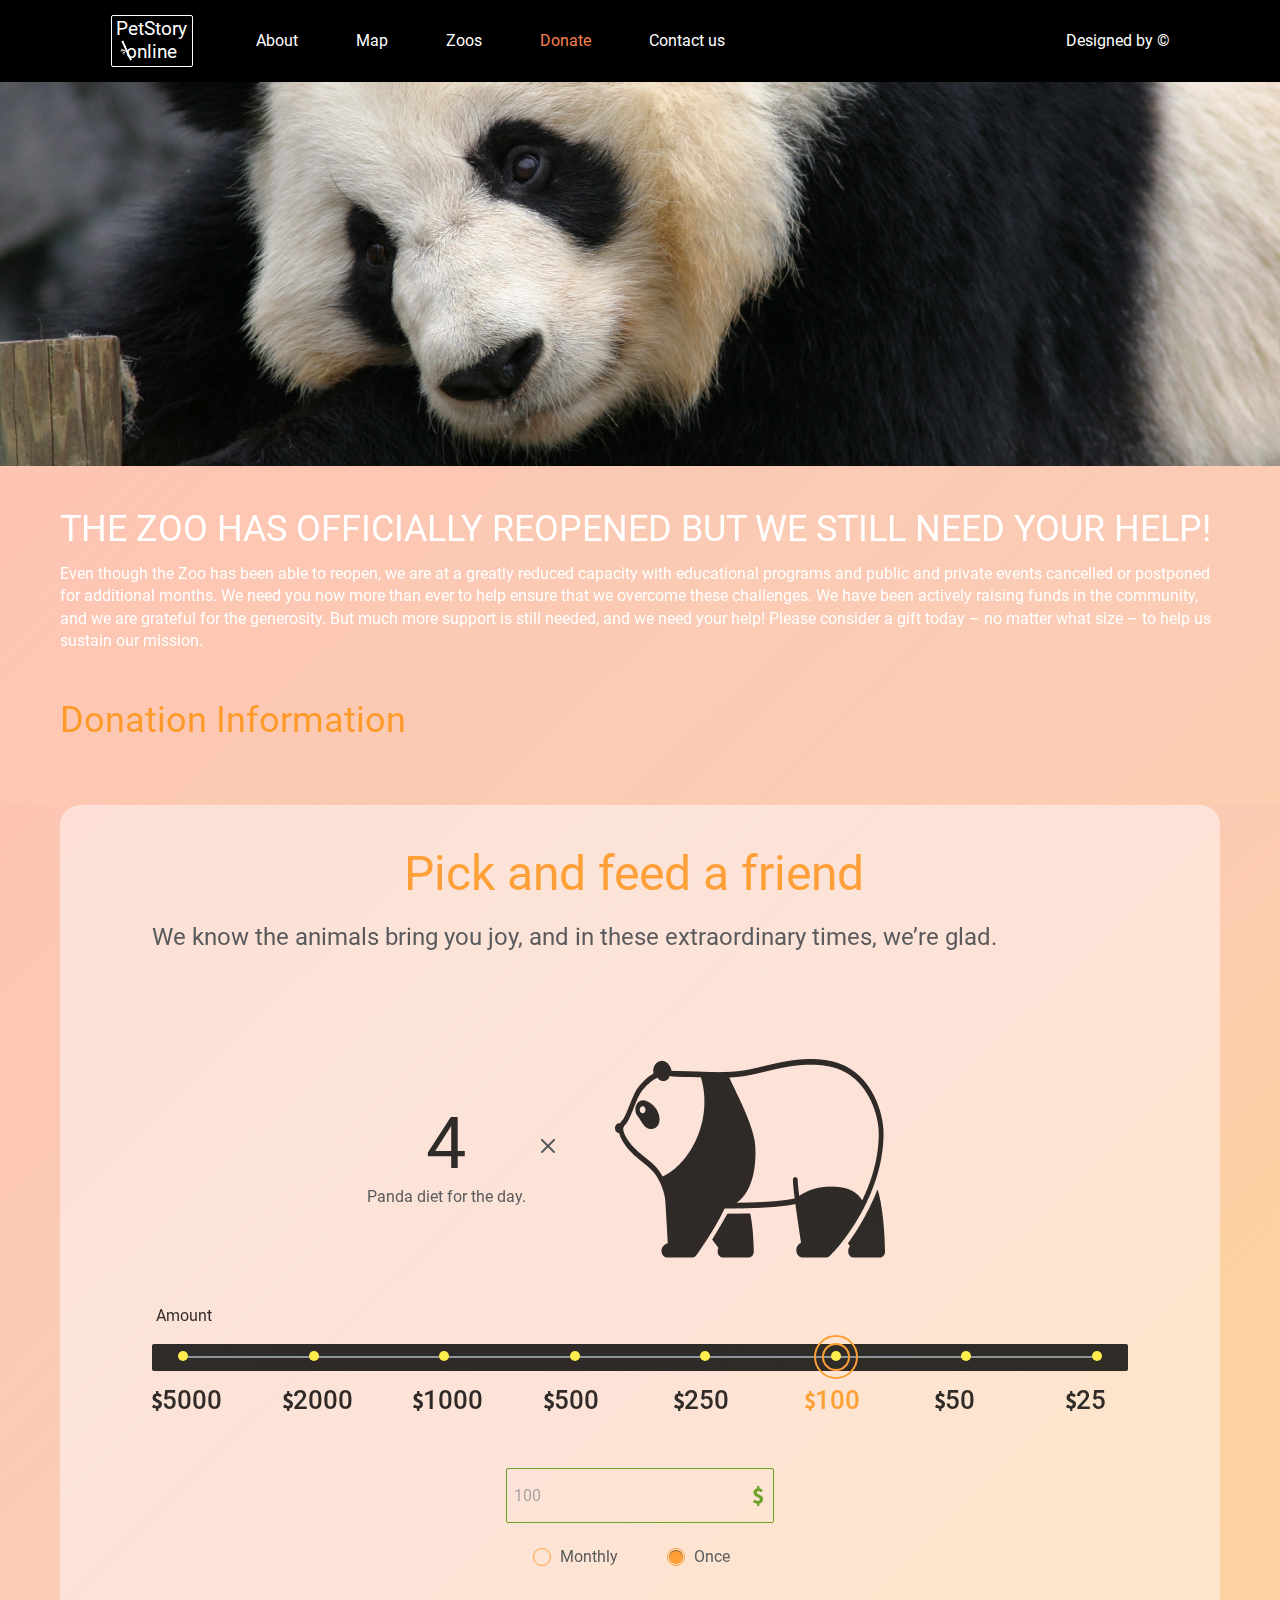
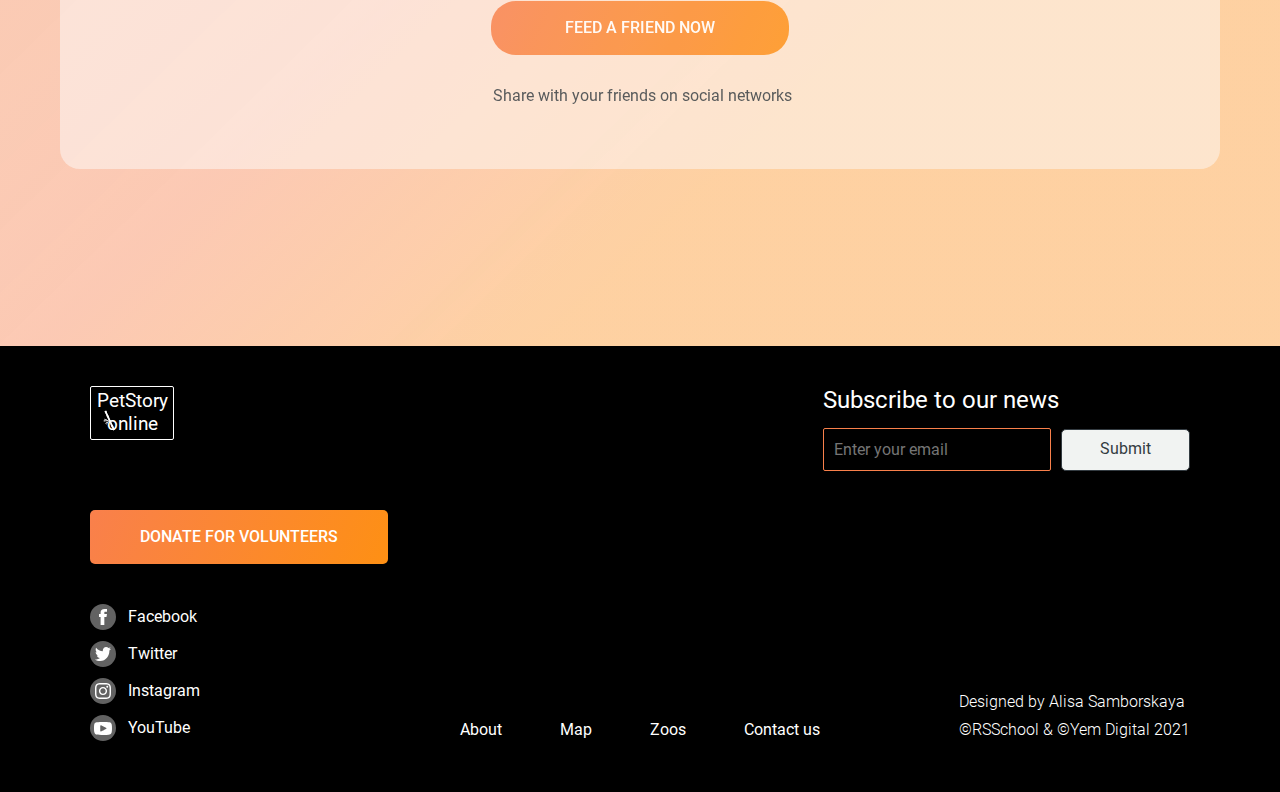
<file: online-zoo/pages/donate/index.html>
<!DOCTYPE html>
<html lang="en">
<head>
    <meta charset="UTF-8">
    <meta http-equiv="X-UA-Compatible" content="IE=edge">
    <meta name="viewport" content="width=device-width, initial-scale=1.0">
    <title>Donate</title>
    <link rel="stylesheet" href="./styles/style.css">
</head>
<body>
    <header id="header" class="header-wrapper">
        <div class="header-container">
            <div class="nav-logo-container">
                <a href="../main/index.html" class="logo">
                    <img src="../../assets/icons/bamboo.svg" alt="bamboo" class="logo-img">
                    <h1>PetStory online</h1>
                </a>
                <nav>
                    <ul class="navigation">
                        <li><a href="../main/index.html">About</a></li>
                        <li><a href="#">Map</a></li>
                        <li><a href="#">Zoos</a></li>
                        <li class="activ-link"><a href="../donate/index.html">Donate</a></li>
                        <li><a href="#footer">Contact us</a></li>
                    </ul>
                </nav>
            </div>  
            <a class="origin-link" href="https://www.figma.com/file/jfEFwkXVj1WRq7sUHDr8os/PetStory-online?node-id=0%3A1" target="blank">Designed by &#169</a>
            <div class="burger-menu">
                <span></span>
                <span></span>
                <span></span>
            </div>
        </div>
        <div class="background-dark"></div>
        <div class="burger-menu-container">
            <a href="#/pages/main/index.htm" class="logo">
                <img src="../../assets/icons/bamboo-orange.svg" alt="bamboo" class="logo-img">
                <h1>PetStory online</h1>
            </a>
            <ul class="navigation">
                <li><a href="../main/index.html">About</a></li>
                <li><a href="#">Map</a></li>
                <li><a href="#">Zoos</a></li>
                <li><a href="../donate/index.html">Donate</a></li>
                <li><a href="#footer">Contact us</a></li>
                <li><a class="origin-link" href="https://www.figma.com/file/jfEFwkXVj1WRq7sUHDr8os/PetStory-online?node-id=0%3A1" target="blank">Designed by &#169</a></li>
            </ul>
        </div>
    </header>
    <main>
        <div class="panda-background"></div>
        <div class="donate-all-wrapper">
            <section class="donate-description">
                <h3>THE ZOO HAS OFFICIALLY REOPENED BUT WE STILL NEED YOUR HELP!</h3>
                <p>Even though the Zoo has been able to reopen, we are at a greatly reduced capacity with educational programs and public and private events cancelled or postponed for additional months. We need you now more than ever to help ensure that we overcome these challenges. We have been actively raising funds in the community, and we are grateful for the generosity.  But much more support is still needed, and we need your help! Please consider a gift today &ndash; no matter what size &ndash; to help us sustain our mission.</p>
            </section>
            <section class="donation-information">
                <h3>Donation Information</h3>
            </section>
            <section class="donate-wrapper">
                <div class="donate-container-blur">
                    <div class="donate-container">
                        <h2 class="donate-title">Pick and feed a friend</h2>
                        <p class="donate-text">We know the animals bring you joy, and in these extraordinary times, we&rsquo;re glad.</p>
                        <div class="donate-sketch">
                            <div class="donate-sketch-info">
                                <p class="donate-sketch-amount">4</p>
                                <p class="donate-sketch-text">Panda diet for the day.</p>
                            </div>
                            <div class="donate-sketch-multiply">
                                <img class="cross" src="../../assets/icons/multiple.svg" alt="donate">
                            </div>
                            <div>
                                <img class="icon" src="../../assets/icons/panda_widget1.png" alt="panda">
                            </div>
                        </div>
                        <div class="donate-select-container">
                            <p class="donate-select-title">Amount</p>
                            <form action="#" class="donate-form">
                                <div class="donate-radio-container">
                                    <label class="amount-item">
                                        <input class="amount-item-radio" type="radio" name="amount" value="5000">
                                        <div class="amount-item-dot">
                                        </div>
                                        <div class="amount">
                                            <svg class="dollar" width="10" height="20" viewBox="0 0 10 20" xmlns="http://www.w3.org/2000/svg">
                                                <path d="M8.07792 6.25974C7.66234 5.87013 7.24675 5.58442 6.85714 5.37662C6.46753 5.19481 6.02597 5.09091 5.53247 5.09091C4.96104 5.09091 4.54545 5.22078 4.25974 5.45455C3.97403 5.68831 3.81818 6.07792 3.81818 6.5974C3.81818 6.96104 3.97403 7.2987 4.28571 7.53247C4.5974 7.79221 4.96104 8.02597 5.42857 8.25974C5.8961 8.49351 6.38961 8.72727 6.90909 8.98701C7.42857 9.24675 7.92208 9.53247 8.38961 9.8961C8.85714 10.2597 9.22078 10.6753 9.53247 11.1948C9.84416 11.7143 10 12.3377 10 13.0649C10 14.1818 9.68831 15.1429 9.09091 15.9481C8.49351 16.7532 7.55844 17.2727 6.36364 17.5584V20H4.1039V17.6623C3.42857 17.5844 2.7013 17.4026 1.94805 17.0909C1.19481 16.7792 0.545455 16.3896 0 15.8961L1.50649 13.5844C2.1039 14.026 2.67532 14.3636 3.19481 14.5974C3.74026 14.8312 4.28571 14.9351 4.83117 14.9351C5.48052 14.9351 5.97403 14.8052 6.25974 14.5455C6.57143 14.2857 6.72727 13.8701 6.72727 13.3247C6.72727 12.9091 6.57143 12.5714 6.25974 12.2857C5.94805 12 5.58442 11.7403 5.11688 11.4805C4.64935 11.2208 4.15584 10.961 3.63636 10.7013C3.11688 10.4416 2.62338 10.1299 2.15584 9.76623C1.68831 9.4026 1.32468 8.98701 1.01299 8.49351C0.701299 8 0.545455 7.42857 0.545455 6.72727C0.545455 5.58442 0.857143 4.62338 1.48052 3.87013C2.1039 3.11688 2.98701 2.62338 4.07792 2.41558V0H6.33766V2.36364C7.09091 2.46753 7.74026 2.7013 8.31169 3.03896C8.88312 3.37662 9.37662 3.79221 9.84416 4.28571L8.07792 6.25974Z" />
                                            </svg>
                                            <span>5000</span>
                                        </div>
                                    </label>
                                    <label class="amount-item">
                                        <input class="amount-item-radio" type="radio" name="amount"  value="2000">
                                        <div class="amount-item-dot"></div>
                                        <div class="amount">
                                            <svg class="dollar" width="10" height="20" viewBox="0 0 10 20" xmlns="http://www.w3.org/2000/svg">
                                                <path d="M8.07792 6.25974C7.66234 5.87013 7.24675 5.58442 6.85714 5.37662C6.46753 5.19481 6.02597 5.09091 5.53247 5.09091C4.96104 5.09091 4.54545 5.22078 4.25974 5.45455C3.97403 5.68831 3.81818 6.07792 3.81818 6.5974C3.81818 6.96104 3.97403 7.2987 4.28571 7.53247C4.5974 7.79221 4.96104 8.02597 5.42857 8.25974C5.8961 8.49351 6.38961 8.72727 6.90909 8.98701C7.42857 9.24675 7.92208 9.53247 8.38961 9.8961C8.85714 10.2597 9.22078 10.6753 9.53247 11.1948C9.84416 11.7143 10 12.3377 10 13.0649C10 14.1818 9.68831 15.1429 9.09091 15.9481C8.49351 16.7532 7.55844 17.2727 6.36364 17.5584V20H4.1039V17.6623C3.42857 17.5844 2.7013 17.4026 1.94805 17.0909C1.19481 16.7792 0.545455 16.3896 0 15.8961L1.50649 13.5844C2.1039 14.026 2.67532 14.3636 3.19481 14.5974C3.74026 14.8312 4.28571 14.9351 4.83117 14.9351C5.48052 14.9351 5.97403 14.8052 6.25974 14.5455C6.57143 14.2857 6.72727 13.8701 6.72727 13.3247C6.72727 12.9091 6.57143 12.5714 6.25974 12.2857C5.94805 12 5.58442 11.7403 5.11688 11.4805C4.64935 11.2208 4.15584 10.961 3.63636 10.7013C3.11688 10.4416 2.62338 10.1299 2.15584 9.76623C1.68831 9.4026 1.32468 8.98701 1.01299 8.49351C0.701299 8 0.545455 7.42857 0.545455 6.72727C0.545455 5.58442 0.857143 4.62338 1.48052 3.87013C2.1039 3.11688 2.98701 2.62338 4.07792 2.41558V0H6.33766V2.36364C7.09091 2.46753 7.74026 2.7013 8.31169 3.03896C8.88312 3.37662 9.37662 3.79221 9.84416 4.28571L8.07792 6.25974Z"/>
                                            </svg>
                                            <span>2000</span>
                                        </div>
                                    </label>
                                    <label class="amount-item">
                                        <input class="amount-item-radio" type="radio" name="amount" value="1000">
                                        <div class="amount-item-dot"></div>
                                        <div class="amount">
                                            <svg class="dollar" width="10" height="20" viewBox="0 0 10 20" xmlns="http://www.w3.org/2000/svg">
                                                <path d="M8.07792 6.25974C7.66234 5.87013 7.24675 5.58442 6.85714 5.37662C6.46753 5.19481 6.02597 5.09091 5.53247 5.09091C4.96104 5.09091 4.54545 5.22078 4.25974 5.45455C3.97403 5.68831 3.81818 6.07792 3.81818 6.5974C3.81818 6.96104 3.97403 7.2987 4.28571 7.53247C4.5974 7.79221 4.96104 8.02597 5.42857 8.25974C5.8961 8.49351 6.38961 8.72727 6.90909 8.98701C7.42857 9.24675 7.92208 9.53247 8.38961 9.8961C8.85714 10.2597 9.22078 10.6753 9.53247 11.1948C9.84416 11.7143 10 12.3377 10 13.0649C10 14.1818 9.68831 15.1429 9.09091 15.9481C8.49351 16.7532 7.55844 17.2727 6.36364 17.5584V20H4.1039V17.6623C3.42857 17.5844 2.7013 17.4026 1.94805 17.0909C1.19481 16.7792 0.545455 16.3896 0 15.8961L1.50649 13.5844C2.1039 14.026 2.67532 14.3636 3.19481 14.5974C3.74026 14.8312 4.28571 14.9351 4.83117 14.9351C5.48052 14.9351 5.97403 14.8052 6.25974 14.5455C6.57143 14.2857 6.72727 13.8701 6.72727 13.3247C6.72727 12.9091 6.57143 12.5714 6.25974 12.2857C5.94805 12 5.58442 11.7403 5.11688 11.4805C4.64935 11.2208 4.15584 10.961 3.63636 10.7013C3.11688 10.4416 2.62338 10.1299 2.15584 9.76623C1.68831 9.4026 1.32468 8.98701 1.01299 8.49351C0.701299 8 0.545455 7.42857 0.545455 6.72727C0.545455 5.58442 0.857143 4.62338 1.48052 3.87013C2.1039 3.11688 2.98701 2.62338 4.07792 2.41558V0H6.33766V2.36364C7.09091 2.46753 7.74026 2.7013 8.31169 3.03896C8.88312 3.37662 9.37662 3.79221 9.84416 4.28571L8.07792 6.25974Z"/>
                                            </svg>
                                            <span>1000</span>
                                        </div>
                                    </label>
                                    <label class="amount-item">
                                        <input class="amount-item-radio" type="radio" name="amount" value="500">
                                        <div class="amount-item-dot"></div>
                                        <div class="amount">
                                            <svg class="dollar" width="10" height="20" viewBox="0 0 10 20" xmlns="http://www.w3.org/2000/svg">
                                                <path d="M8.07792 6.25974C7.66234 5.87013 7.24675 5.58442 6.85714 5.37662C6.46753 5.19481 6.02597 5.09091 5.53247 5.09091C4.96104 5.09091 4.54545 5.22078 4.25974 5.45455C3.97403 5.68831 3.81818 6.07792 3.81818 6.5974C3.81818 6.96104 3.97403 7.2987 4.28571 7.53247C4.5974 7.79221 4.96104 8.02597 5.42857 8.25974C5.8961 8.49351 6.38961 8.72727 6.90909 8.98701C7.42857 9.24675 7.92208 9.53247 8.38961 9.8961C8.85714 10.2597 9.22078 10.6753 9.53247 11.1948C9.84416 11.7143 10 12.3377 10 13.0649C10 14.1818 9.68831 15.1429 9.09091 15.9481C8.49351 16.7532 7.55844 17.2727 6.36364 17.5584V20H4.1039V17.6623C3.42857 17.5844 2.7013 17.4026 1.94805 17.0909C1.19481 16.7792 0.545455 16.3896 0 15.8961L1.50649 13.5844C2.1039 14.026 2.67532 14.3636 3.19481 14.5974C3.74026 14.8312 4.28571 14.9351 4.83117 14.9351C5.48052 14.9351 5.97403 14.8052 6.25974 14.5455C6.57143 14.2857 6.72727 13.8701 6.72727 13.3247C6.72727 12.9091 6.57143 12.5714 6.25974 12.2857C5.94805 12 5.58442 11.7403 5.11688 11.4805C4.64935 11.2208 4.15584 10.961 3.63636 10.7013C3.11688 10.4416 2.62338 10.1299 2.15584 9.76623C1.68831 9.4026 1.32468 8.98701 1.01299 8.49351C0.701299 8 0.545455 7.42857 0.545455 6.72727C0.545455 5.58442 0.857143 4.62338 1.48052 3.87013C2.1039 3.11688 2.98701 2.62338 4.07792 2.41558V0H6.33766V2.36364C7.09091 2.46753 7.74026 2.7013 8.31169 3.03896C8.88312 3.37662 9.37662 3.79221 9.84416 4.28571L8.07792 6.25974Z"/>
                                            </svg>
                                            <span>500</span>
                                        </div>
                                    </label>
                                    <label class="amount-item">
                                        <input class="amount-item-radio" type="radio" name="amount" value="250">
                                        <div class="amount-item-dot"></div>
                                        <div class="amount">
                                            <svg class="dollar" width="10" height="20" viewBox="0 0 10 20" xmlns="http://www.w3.org/2000/svg">
                                                <path d="M8.07792 6.25974C7.66234 5.87013 7.24675 5.58442 6.85714 5.37662C6.46753 5.19481 6.02597 5.09091 5.53247 5.09091C4.96104 5.09091 4.54545 5.22078 4.25974 5.45455C3.97403 5.68831 3.81818 6.07792 3.81818 6.5974C3.81818 6.96104 3.97403 7.2987 4.28571 7.53247C4.5974 7.79221 4.96104 8.02597 5.42857 8.25974C5.8961 8.49351 6.38961 8.72727 6.90909 8.98701C7.42857 9.24675 7.92208 9.53247 8.38961 9.8961C8.85714 10.2597 9.22078 10.6753 9.53247 11.1948C9.84416 11.7143 10 12.3377 10 13.0649C10 14.1818 9.68831 15.1429 9.09091 15.9481C8.49351 16.7532 7.55844 17.2727 6.36364 17.5584V20H4.1039V17.6623C3.42857 17.5844 2.7013 17.4026 1.94805 17.0909C1.19481 16.7792 0.545455 16.3896 0 15.8961L1.50649 13.5844C2.1039 14.026 2.67532 14.3636 3.19481 14.5974C3.74026 14.8312 4.28571 14.9351 4.83117 14.9351C5.48052 14.9351 5.97403 14.8052 6.25974 14.5455C6.57143 14.2857 6.72727 13.8701 6.72727 13.3247C6.72727 12.9091 6.57143 12.5714 6.25974 12.2857C5.94805 12 5.58442 11.7403 5.11688 11.4805C4.64935 11.2208 4.15584 10.961 3.63636 10.7013C3.11688 10.4416 2.62338 10.1299 2.15584 9.76623C1.68831 9.4026 1.32468 8.98701 1.01299 8.49351C0.701299 8 0.545455 7.42857 0.545455 6.72727C0.545455 5.58442 0.857143 4.62338 1.48052 3.87013C2.1039 3.11688 2.98701 2.62338 4.07792 2.41558V0H6.33766V2.36364C7.09091 2.46753 7.74026 2.7013 8.31169 3.03896C8.88312 3.37662 9.37662 3.79221 9.84416 4.28571L8.07792 6.25974Z"/>
                                            </svg>
                                            <span>250</span>
                                        </div>
                                    </label>
                                    <label class="amount-item">
                                        <input class="amount-item-radio default" type="radio" name="amount" value="100">
                                        <div class="amount-item-dot"></div>
                                        <div class="amount">
                                            <svg class="dollar" width="10" height="20" viewBox="0 0 10 20" xmlns="http://www.w3.org/2000/svg">
                                                <path d="M8.07792 6.25974C7.66234 5.87013 7.24675 5.58442 6.85714 5.37662C6.46753 5.19481 6.02597 5.09091 5.53247 5.09091C4.96104 5.09091 4.54545 5.22078 4.25974 5.45455C3.97403 5.68831 3.81818 6.07792 3.81818 6.5974C3.81818 6.96104 3.97403 7.2987 4.28571 7.53247C4.5974 7.79221 4.96104 8.02597 5.42857 8.25974C5.8961 8.49351 6.38961 8.72727 6.90909 8.98701C7.42857 9.24675 7.92208 9.53247 8.38961 9.8961C8.85714 10.2597 9.22078 10.6753 9.53247 11.1948C9.84416 11.7143 10 12.3377 10 13.0649C10 14.1818 9.68831 15.1429 9.09091 15.9481C8.49351 16.7532 7.55844 17.2727 6.36364 17.5584V20H4.1039V17.6623C3.42857 17.5844 2.7013 17.4026 1.94805 17.0909C1.19481 16.7792 0.545455 16.3896 0 15.8961L1.50649 13.5844C2.1039 14.026 2.67532 14.3636 3.19481 14.5974C3.74026 14.8312 4.28571 14.9351 4.83117 14.9351C5.48052 14.9351 5.97403 14.8052 6.25974 14.5455C6.57143 14.2857 6.72727 13.8701 6.72727 13.3247C6.72727 12.9091 6.57143 12.5714 6.25974 12.2857C5.94805 12 5.58442 11.7403 5.11688 11.4805C4.64935 11.2208 4.15584 10.961 3.63636 10.7013C3.11688 10.4416 2.62338 10.1299 2.15584 9.76623C1.68831 9.4026 1.32468 8.98701 1.01299 8.49351C0.701299 8 0.545455 7.42857 0.545455 6.72727C0.545455 5.58442 0.857143 4.62338 1.48052 3.87013C2.1039 3.11688 2.98701 2.62338 4.07792 2.41558V0H6.33766V2.36364C7.09091 2.46753 7.74026 2.7013 8.31169 3.03896C8.88312 3.37662 9.37662 3.79221 9.84416 4.28571L8.07792 6.25974Z"/>
                                            </svg>
                                            <span>100</span>
                                        </div>
                                    </label>
                                    <label class="amount-item">
                                        <input class="amount-item-radio" type="radio" name="amount" value="50">
                                        <div class="amount-item-dot"></div>
                                        <div class="amount">
                                            <svg class="dollar" width="10" height="20" viewBox="0 0 10 20" xmlns="http://www.w3.org/2000/svg">
                                                <path d="M8.07792 6.25974C7.66234 5.87013 7.24675 5.58442 6.85714 5.37662C6.46753 5.19481 6.02597 5.09091 5.53247 5.09091C4.96104 5.09091 4.54545 5.22078 4.25974 5.45455C3.97403 5.68831 3.81818 6.07792 3.81818 6.5974C3.81818 6.96104 3.97403 7.2987 4.28571 7.53247C4.5974 7.79221 4.96104 8.02597 5.42857 8.25974C5.8961 8.49351 6.38961 8.72727 6.90909 8.98701C7.42857 9.24675 7.92208 9.53247 8.38961 9.8961C8.85714 10.2597 9.22078 10.6753 9.53247 11.1948C9.84416 11.7143 10 12.3377 10 13.0649C10 14.1818 9.68831 15.1429 9.09091 15.9481C8.49351 16.7532 7.55844 17.2727 6.36364 17.5584V20H4.1039V17.6623C3.42857 17.5844 2.7013 17.4026 1.94805 17.0909C1.19481 16.7792 0.545455 16.3896 0 15.8961L1.50649 13.5844C2.1039 14.026 2.67532 14.3636 3.19481 14.5974C3.74026 14.8312 4.28571 14.9351 4.83117 14.9351C5.48052 14.9351 5.97403 14.8052 6.25974 14.5455C6.57143 14.2857 6.72727 13.8701 6.72727 13.3247C6.72727 12.9091 6.57143 12.5714 6.25974 12.2857C5.94805 12 5.58442 11.7403 5.11688 11.4805C4.64935 11.2208 4.15584 10.961 3.63636 10.7013C3.11688 10.4416 2.62338 10.1299 2.15584 9.76623C1.68831 9.4026 1.32468 8.98701 1.01299 8.49351C0.701299 8 0.545455 7.42857 0.545455 6.72727C0.545455 5.58442 0.857143 4.62338 1.48052 3.87013C2.1039 3.11688 2.98701 2.62338 4.07792 2.41558V0H6.33766V2.36364C7.09091 2.46753 7.74026 2.7013 8.31169 3.03896C8.88312 3.37662 9.37662 3.79221 9.84416 4.28571L8.07792 6.25974Z"/>
                                            </svg>
                                            <span>50</span>
                                        </div>
                                    </label>
                                    <label class="amount-item">
                                        <input class="amount-item-radio" type="radio" name="amount" value="25">
                                        <div class="amount-item-dot"></div>
                                        <div class="amount">
                                            <svg class="dollar" width="10" height="20" viewBox="0 0 10 20" xmlns="http://www.w3.org/2000/svg">
                                                <path d="M8.07792 6.25974C7.66234 5.87013 7.24675 5.58442 6.85714 5.37662C6.46753 5.19481 6.02597 5.09091 5.53247 5.09091C4.96104 5.09091 4.54545 5.22078 4.25974 5.45455C3.97403 5.68831 3.81818 6.07792 3.81818 6.5974C3.81818 6.96104 3.97403 7.2987 4.28571 7.53247C4.5974 7.79221 4.96104 8.02597 5.42857 8.25974C5.8961 8.49351 6.38961 8.72727 6.90909 8.98701C7.42857 9.24675 7.92208 9.53247 8.38961 9.8961C8.85714 10.2597 9.22078 10.6753 9.53247 11.1948C9.84416 11.7143 10 12.3377 10 13.0649C10 14.1818 9.68831 15.1429 9.09091 15.9481C8.49351 16.7532 7.55844 17.2727 6.36364 17.5584V20H4.1039V17.6623C3.42857 17.5844 2.7013 17.4026 1.94805 17.0909C1.19481 16.7792 0.545455 16.3896 0 15.8961L1.50649 13.5844C2.1039 14.026 2.67532 14.3636 3.19481 14.5974C3.74026 14.8312 4.28571 14.9351 4.83117 14.9351C5.48052 14.9351 5.97403 14.8052 6.25974 14.5455C6.57143 14.2857 6.72727 13.8701 6.72727 13.3247C6.72727 12.9091 6.57143 12.5714 6.25974 12.2857C5.94805 12 5.58442 11.7403 5.11688 11.4805C4.64935 11.2208 4.15584 10.961 3.63636 10.7013C3.11688 10.4416 2.62338 10.1299 2.15584 9.76623C1.68831 9.4026 1.32468 8.98701 1.01299 8.49351C0.701299 8 0.545455 7.42857 0.545455 6.72727C0.545455 5.58442 0.857143 4.62338 1.48052 3.87013C2.1039 3.11688 2.98701 2.62338 4.07792 2.41558V0H6.33766V2.36364C7.09091 2.46753 7.74026 2.7013 8.31169 3.03896C8.88312 3.37662 9.37662 3.79221 9.84416 4.28571L8.07792 6.25974Z"/>
                                            </svg>
                                            <span>25</span>
                                        </div>
                                    </label>
                                </div>
                                <input class="input-amount" type="number" placeholder="Another amount" required min="0" value="100">
                                <div class="donate-choice">
                                     <input class="radio monthly" type="radio" name="r1" id="radio1" value="Monthly"> <label for="radio1">Monthly</label>
                                     <input class="radio once" type="radio" name="r1" id="radio2" checked value="Once"> <label for="radio2">Once</label>
                                </div>
                                <button class="donate-button"> <a href="../donate/index.html">Feed a friend now</a></button>
                                <p class="upper-text">Share with your friends on social networks </p>
                            </form>
                        </div>
                    </div>
                </div>
            </section>
        </div>
    </main>
    <footer class="footer-wrapper" id="footer">
        <div class="footer-container">
            <div class="footer-upper-container">
                <div class="footer-upper-link">
                    <a href="../main/index.html" class="logo">
                        <img src="../../assets/icons/bamboo.svg" alt="bamboo" class="logo-img">
                        <p>PetStory online</p>
                    </a>
                    <button class="donate-button"> <a href="../donate/index.html">donate for volunteers</a></button>
                </div>
                <div class="form-container">
                    <span class="form-title">Subscribe to our news</span>
                    <form action="#">
                        <input type="email" placeholder="Enter your email" class="form-input" required>
                        <input type="submit" value="Submit" class="form-button">
                    </form>
                </div>
            </div>
            <div class="footer-links-container">
                <ul class="social-network-container">
                    <li>
                        <a href="https://www.facebook.com/">
                            <div class="social-icon-wrapper">
                                <img src="../../assets/icons/facebook-icon.svg" alt="facebook-icon">
                            </div>
                            <p>Facebook</p>
                        </a>
                    </li>
                    <li>
                        <a href="https://twitter.com/">
                            <div class="social-icon-wrapper">
                                <img src="../../assets/icons/twitter-icon.svg" alt="twitter-icon">
                            </div>
                            <p>Twitter</p>
                        </a>
                    </li>
                    <li>
                        <a href="https://www.instagram.com/">
                            <div class="social-icon-wrapper">
                                <img src="../../assets/icons/instagram-icon.svg" alt="instagram-icon">
                            </div>
                            <p>Instagram</p>
                        </a>
                    </li>
                    <li>
                        <a href="https://www.instagram.com/">
                            <div class="social-icon-wrapper">
                                <img src="../../assets/icons/youtube-icon.svg" alt="youtube-icon">
                            </div>
                            <p>YouTube</p>
                        </a> 
                    </li>
                </ul>
                <ul class="navigation">
                    <li><a href="../main/index.html">About</a></li>
                    <li><a href="#">Map</a></li>
                    <li><a href="#">Zoos</a></li>
                    <li><a href="#">Contact us</a></li>
                </ul>
                <div class="copyright-container">
                    <a href="https://www.figma.com/file/jfEFwkXVj1WRq7sUHDr8os/PetStory-online?node-id=0%3A1" class="link-copyright">Designed by Alisa Samborskaya</a>
                    <a href="https://rs.school/" class="link-copyright">&#169RSSchool & &#169Yem Digital 2021</a>
                </div>
            </div>
        </div>
    </footer>
    <script src="../donate/script.js"></script>
</body>
</html>
</file>
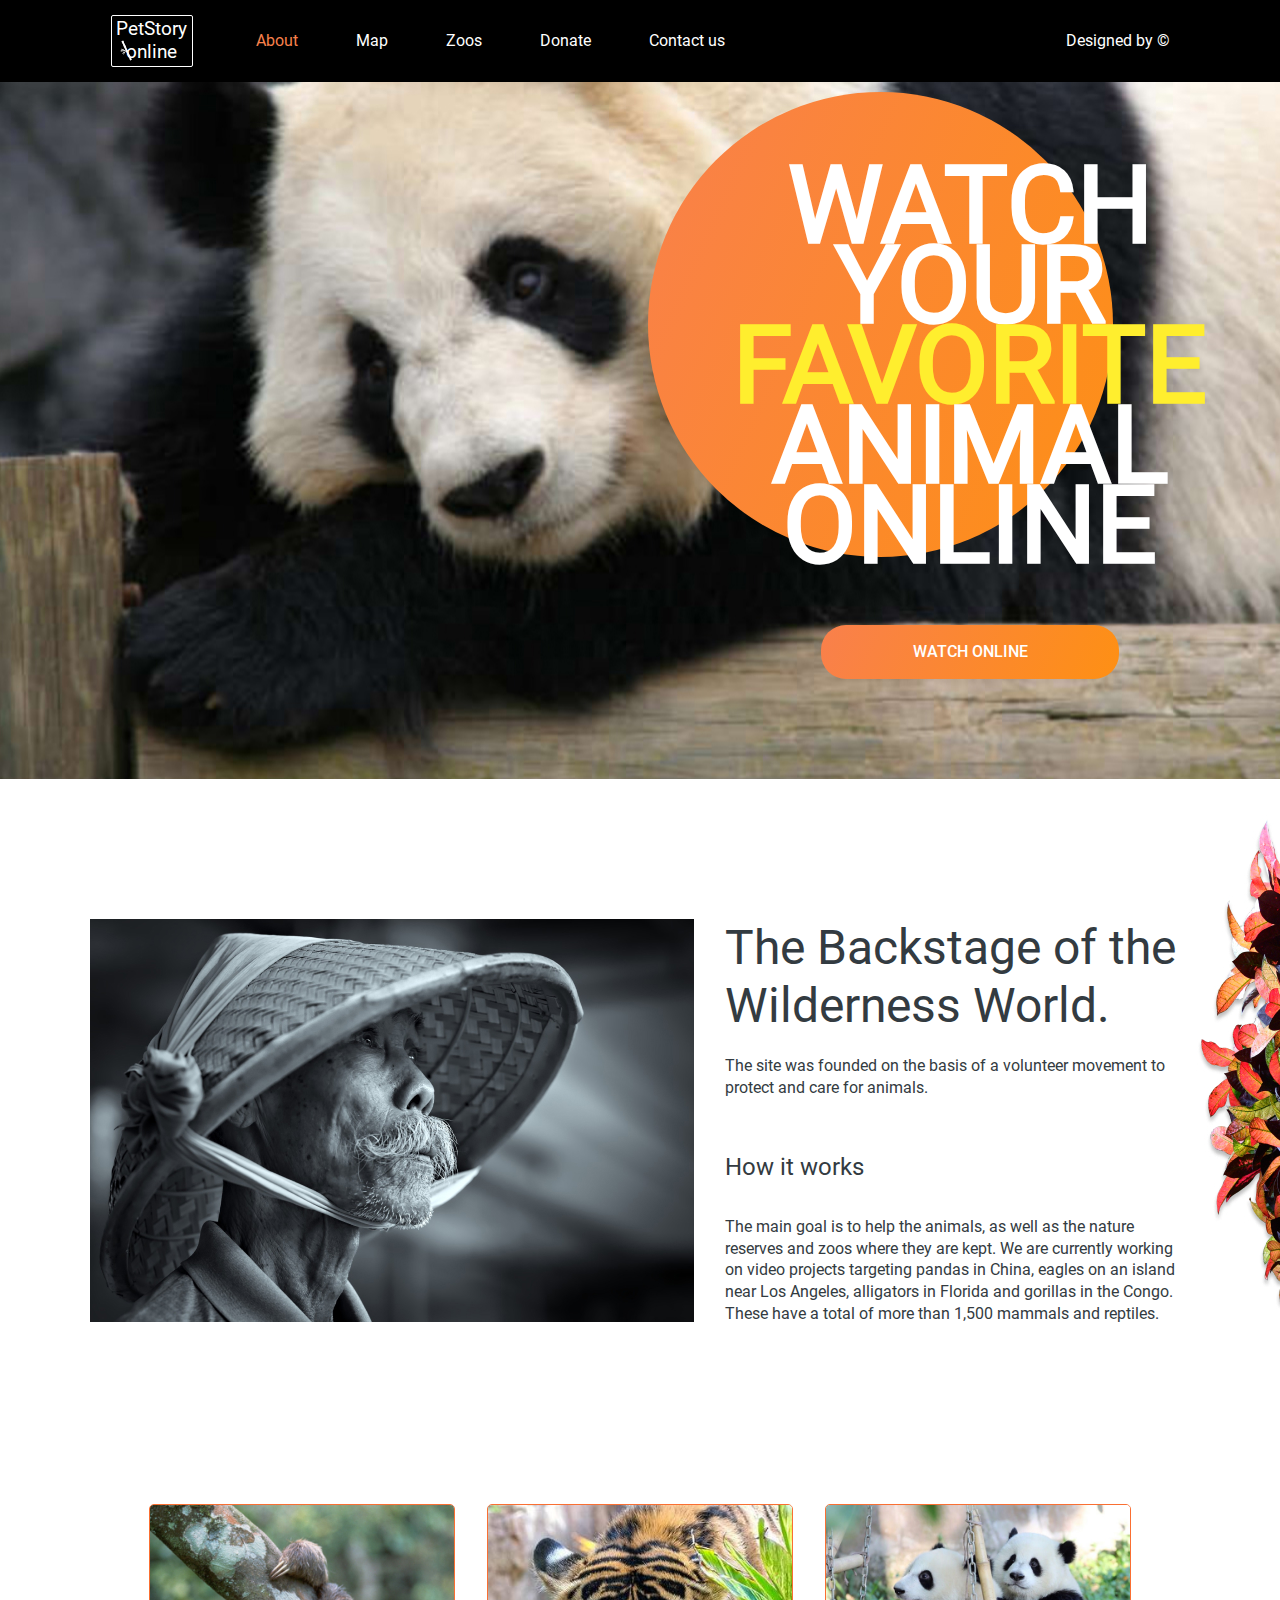
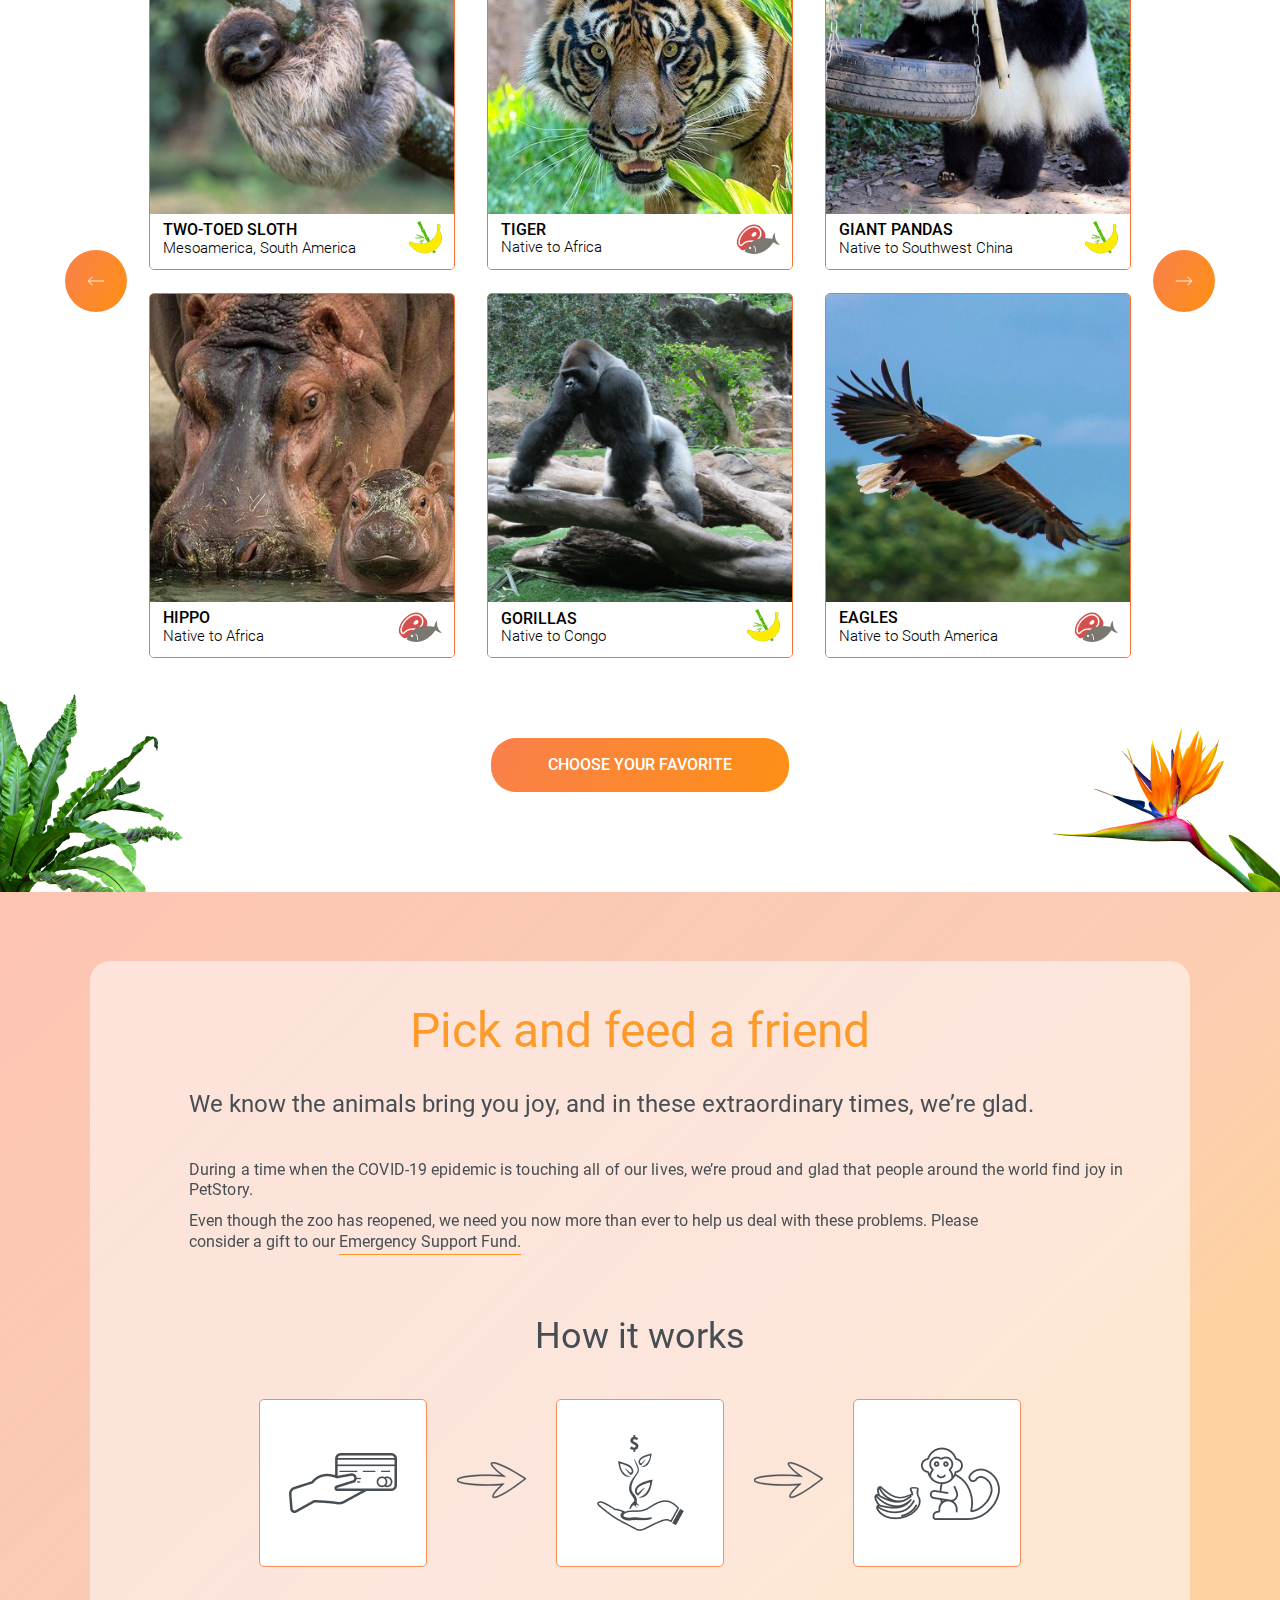
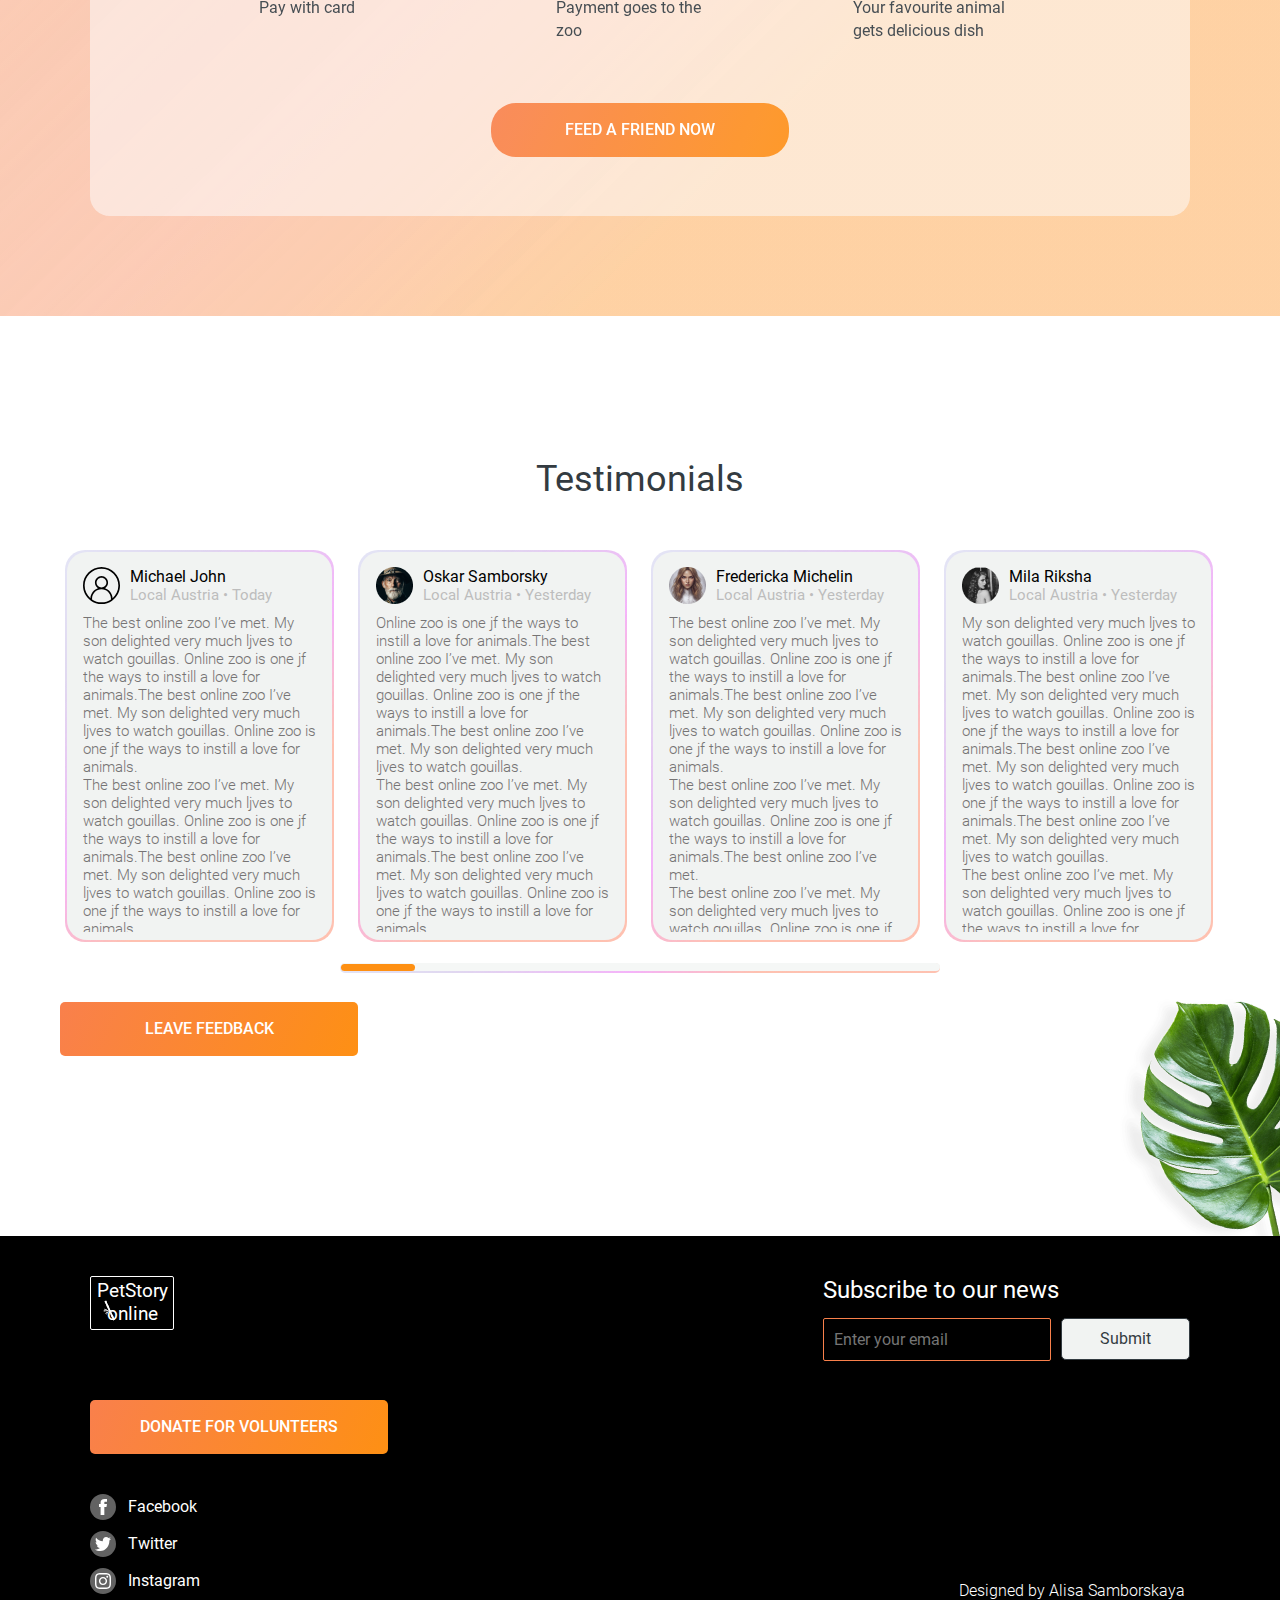
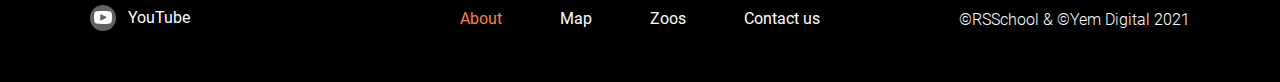
<file: online-zoo/pages/main/index.html>
<!DOCTYPE html>
<html lang="en">
<head>
    <meta charset="UTF-8">
    <meta http-equiv="X-UA-Compatible" content="IE=edge">
    <meta name="viewport" content="width=device-width, initial-scale=1.0">
    <title>Online-zoo</title>
    <link rel="stylesheet" href="./styles/style.css">
</head>
<body>
    <header id="header" class="header-wrapper">
        <div class="header-container">
            <div class="nav-logo-container">
                <a href="#/pages/main/index.htm" class="logo">
                    <img src="../../assets/icons/bamboo.svg" alt="bamboo" class="logo-img">
                    <h1>PetStory online</h1>
                </a>
                <nav>
                    <ul class="navigation">
                        <li class="activ-link"><a href="#">About</a></li>
                        <li><a href="#">Map</a></li>
                        <li><a href="#">Zoos</a></li>
                        <li><a href="../donate/index.html">Donate</a></li>
                        <li><a href="#footer">Contact us</a></li>
                    </ul>
                </nav>
            </div>  
            <a class="origin-link" href="https://www.figma.com/file/jfEFwkXVj1WRq7sUHDr8os/PetStory-online?node-id=0%3A1" target="blank">Designed by &#169</a>
            <div class="burger-menu">
                <span></span>
                <span></span>
                <span></span>
            </div>
        </div>
        <div class="background-dark"></div>
        <div class="burger-menu-container">
            <a href="#/pages/main/index.htm" class="logo">
                <img src="../../assets/icons/bamboo-orange.svg" alt="bamboo" class="logo-img">
                <h1>PetStory online</h1>
            </a>
            <ul class="navigation">
                <li><a href="../main/index.html">About</a></li>
                <li><a href="#">Map</a></li>
                <li><a href="#">Zoos</a></li>
                <li><a href="../donate/index.html">Donate</a></li>
                <li><a href="#footer">Contact us</a></li>
                <li><a class="origin-link" href="https://www.figma.com/file/jfEFwkXVj1WRq7sUHDr8os/PetStory-online?node-id=0%3A1" target="blank">Designed by &#169</a></li>
            </ul>
        </div>
    </header>
    <main>
        <section class="greeting-wrapper">
            <div class="greeting-container">
                <div class="greeting-block">
                    <div class="greeting-text-container">
                        <div class="greeting-circle"></div> 
                        <h2 class="greeting-text">Watch your <span>favorite</span> animal online</h2>
                    </div>
                    
                    <button class="greeting-button">watch online</button>
                </div>
            </div>
        </section>
        <section class="backstage-wrapper">
            <div class="backstage-container">
                <div class="backstage-photo"></div>
                <div class="backstage-text-block">
                    <span class="backstage-title">The Backstage of the Wilderness World.</span>
                    <span class="backstage-text-block1">The site was founded on the basis of a volunteer movement to protect and care for animals.</span>
                    <span class="backstage-text-work">How it works </span>
                    <span  class="backstage-text-block2">The main goal is to help the animals, as well as the nature reserves and zoos where they are kept. We are currently working on video projects targeting pandas in China, eagles on an island near Los Angeles, alligators in Florida and gorillas in the Congo. These have a total of more than 1,500 mammals and reptiles.</span>
                </div>
            </div>
        </section>
        <section class="animals-gallery-wrapper">
            <div class="animals-wrapper">
                <div class="animals-gallery-container">
                    <div class="arrow arrow-left">
                        <svg width="18" height="10" viewBox="0 0 18 10" fill="none" xmlns="http://www.w3.org/2000/svg">
                            <path d="M5.00202 9.10791L5.10646 9.20923L5.2109 9.10791L5.35106 8.97193L5.46204 8.86427L5.35106 8.75661L1.74949 5.26276L17 5.26276H17.15V5.11276V4.92044V4.77044H17L1.74986 4.77044L5.35107 1.27659L5.46204 1.16893L5.35106 1.06127L5.2109 0.925298L5.10646 0.823971L5.00201 0.925298L0.895554 4.90913L0.784573 5.0168L0.895559 5.12446L5.00202 9.10791Z" fill="#FFFFFF" stroke="#FFFFFF" stroke-width="0.3"/>
                            </svg>
                    </div>
                    <div class="gallery-container-overflow">
                        <div class="gallery-wrapper">
                            <div class="cards-left gallery"></div>
                            <div class="cards-visible gallery"></div>
                            <div class="cards-rigth gallery"></div>
                        </div>
                    </div>
                    <div class="arrow arrow-right">
                        <svg width="18" height="10" viewBox="0 0 18 10" fill="none" xmlns="http://www.w3.org/2000/svg">
                            <path d="M12.998 0.892334L12.8935 0.791016L12.7891 0.892338L12.6489 1.02831L12.538 1.13598L12.6489 1.24364L16.2505 4.73748H1H0.85V4.88748V5.07981V5.22981H1H16.2501L12.6489 8.72365L12.538 8.83131L12.6489 8.93897L12.7891 9.07495L12.8935 9.17627L12.998 9.07495L17.1044 5.09111L17.2154 4.98345L17.1044 4.87578L12.998 0.892334Z" fill="#FFFFFF" stroke="#FFFFFF" stroke-width="0.3"/>
                        </svg>
                    </div>
                </div>
                <button class="gallery-button">choose your favorite</button>
            </div>
        </section>
        <section class="donate-wrapper">
            <div class="donate-container-blur">
                <div class="donate-container">
                    <p class="donate-title">Pick and feed a friend</p>
                    <div class="donate-text">
                        <p class="donate-paragraph donate-paragraph1">We know the animals bring you joy, and in these extraordinary times, we&rsquo;re glad.</p>
                        <p class="donate-paragraph donate-paragraph2">During a time when the COVID-19 epidemic is touching all of our lives, we&rsquo;re proud and glad that people around the world find joy in PetStory.</p>
                        <p class="donate-paragraph donate-paragraph3">Even though the zoo has reopened, we need you now more than ever to help us deal with these problems. Please consider a gift to our <a class="donate-link" href="../donate/index.html">Emergency Support Fund.</a></p>
                    </div>
                    <h3 class="donate-instruction-title">How it works</h3>
                    <div class="donate-instruction">
                        <div class="donate-instruction-card">
                            <div class="donate-instruction-card-container">
                                <img src="../../assets/icons/pay.png" alt="pay">
                            </div>
                            <span class="donate-instruction-card-description">Pay with card</span>
                        </div>
                        <div class="donate-instruction-arrow">
                        </div>
                        <div class="donate-instruction-arrow-mobile arrow1"></div>
                        <div class="donate-instruction-arrow-mobile arrow2"></div>
                        <div class="donate-instruction-card card2">
                            <div class="donate-instruction-card-container">
                                <img src="../../assets/icons/zoo.png" alt="zoo">
                            </div>
                            <span class="donate-instruction-card-description">Payment goes to the zoo</span>
                        </div>
                        <div class="donate-instruction-arrow">
                        </div>
                        <div class="donate-instruction-card">
                            <div class="donate-instruction-card-container">
                                <img src="../../assets/icons/monkey.png" alt="zoo">
                            </div>
                            <span class="donate-instruction-card-description">Your favourite animal gets delicious dish</span>
                        </div>
                    </div>
                    <button class="donate-button"> <a href="../donate/index.html">Feed a friend now</a></button>
                </div>
            </div>
        </section>
        <section class="feedback-wrapper">
            <div class="feedback-container">
                <h3 class="feedback-title">Testimonials</h3>
                <div class="feedback-slider-container">
                    <div class="feedback-comment-container">
                        <div class="feedback-increase">
                            <div class="feedback-increase-container">
                                <div class="feedback-increase-cross">
                                    <span></span>
                                    <span></span>
                                </div>
                            </div>
                        </div>
                        <div class="feedback-item">
                            <img class="feedback-item-photo" src="../../assets/icons/user_icon.svg" alt="user photo">
                            <p class="feedback-item-name">Michael John</p>
                            <p class="feedback-item-local">
                                <span>Local Austria</span>
                                <span>&bull;</span>
                                <span>Today</span>
                            </p>
                            <p class="feedback-item-text">
                                <span>The best online zoo I&rsquo;ve met. My son delighted very much ljves to watch gouillas. Online zoo is one jf the ways to instill a love for animals.The best online zoo I&rsquo;ve met. My son delighted very much ljves to watch gouillas. Online zoo is one jf the ways to instill a love for animals.
                                <br>The best online zoo I&rsquo;ve met. My son delighted very much ljves to watch gouillas. Online zoo is one jf the ways to instill a love for animals.The best online zoo I&rsquo;ve met. My son delighted very much ljves to watch gouillas. Online zoo is one jf the ways to instill a love for animals.</span>
                            </p>
                        </div>
                        <div class="feedback-item">
                            <img class="feedback-item-photo" src="../../assets/icons/people-icon-oskar.png" alt="user photo">
                            <p class="feedback-item-name">Oskar Samborsky</p>
                            <p class="feedback-item-local">
                                <span>Local Austria</span>
                                <span>&bull;</span>
                                <span>Yesterday</span>
                            </p>
                            <p class="feedback-item-text">
                                <span>Online zoo is one jf the ways to instill a love for animals.The best online zoo I&rsquo;ve met. My son delighted very much ljves to watch gouillas. Online zoo is one jf the ways to instill a love for animals.The best online zoo I&rsquo;ve met. My son delighted very much ljves to watch gouillas.<br>The best online zoo I&rsquo;ve met. My son delighted very much ljves to watch gouillas. Online zoo is one jf the ways to instill a love for animals.The best online zoo I&rsquo;ve met. My son delighted very much ljves to watch gouillas. Online zoo is one jf the ways to instill a love for animals.<br>The best online zoo I&rsquo;ve met. My son delighted very much ljves to watch gouillas. Online zoo is one jf the ways to instill a love for animals.<br>The best online zoo I&rsquo;ve met. My son delighted very much ljves to watch gouillas. Online zoo is one jf the ways to instill a love for animals.
                            </p>
                        </div>
                        <div class="feedback-item">
                            <img class="feedback-item-photo" src="../../assets/icons/people-icon-fredericka.png" alt="user photo">
                            <p class="feedback-item-name">Fredericka Michelin</p>
                            <p class="feedback-item-local">
                                <span>Local Austria</span>
                                <span>&bull;</span>
                                <span>Yesterday</span>
                            </p>
                            <p class="feedback-item-text">
                                <span>
                                    The best online zoo I&rsquo;ve met. My son delighted very much ljves to watch gouillas. Online zoo is one jf the ways to instill a love for animals.The best online zoo I&rsquo;ve met. My son delighted very much ljves to watch gouillas. Online zoo is one jf the ways to instill a love for animals.<br>The best online zoo I&rsquo;ve met. My son delighted very much ljves to watch gouillas. Online zoo is one jf the ways to instill a love for animals.The best online zoo I&rsquo;ve met.<br>The best online zoo I&rsquo;ve met. My son delighted very much ljves to watch gouillas. Online zoo is one jf the ways to instill a love for animals.The best online zoo I&rsquo;ve met. My son delighted very much ljves to watch gouillas. Online zoo is one jf the ways to instill a love for animals.
                                </span>
                            </p>
                        </div>
                        <div class="feedback-item">
                            <img class="feedback-item-photo" src="../../assets/icons/people-icon-mila.png" alt="user photo">
                            <p class="feedback-item-name">Mila Riksha</p>
                            <p class="feedback-item-local">
                                <span>Local Austria</span>
                                <span>&bull;</span>
                                <span>Yesterday</span>
                            </p>
                            <p class="feedback-item-text">
                                <span>
                                    My son delighted very much ljves to watch gouillas. Online zoo is one jf the ways to instill a love for animals.The best online zoo I&rsquo;ve met. My son delighted very much ljves to watch gouillas. Online zoo is one jf the ways to instill a love for animals.The best online zoo I&rsquo;ve met. My son delighted very much ljves to watch gouillas. Online zoo is one jf the ways to instill a love for animals.The best online zoo I&rsquo;ve met. My son delighted very much ljves to watch gouillas.<br>The best online zoo I&rsquo;ve met. My son delighted very much ljves to watch gouillas. Online zoo is one jf the ways to instill a love for animals.The best online zoo I&rsquo;ve met. My son delighted very much ljves to watch gouillas. Online zoo is one jf the ways to instill a love for animals.
                                </span>
                            </p>
                        </div>
                        <div class="feedback-item">
                            <img class="feedback-item-photo" src="../../assets/icons/people-icon-alaina.png" alt="user photo">
                            <p class="feedback-item-name">Alaina Macri</p>
                            <p class="feedback-item-local">
                                <span>Local France</span>
                                <span>&bull;</span>
                                <span>Yesterday</span>
                            </p>
                            <p class="feedback-item-text">
                                <span>
                                    ZooLex is a phantastic platform to find detailed information about various zoo exhibits of many different scales and with multiple species! I have been using it regularly for over 16 years by now and I am extremely happy to see its layout modernized
                                </span>
                            </p>
                        </div>
                        <div class="feedback-item">
                            <img class="feedback-item-photo" src="../../assets/icons/people-icon-mark.png" alt="user photo">
                            <p class="feedback-item-name">Mark Jones</p>
                            <p class="feedback-item-local">
                                <span>Local South Africa</span>
                                <span>&bull;</span>
                                <span>Yesterday</span>
                            </p>
                            <p class="feedback-item-text">
                                <span>
                                    I love receiving emails regarding new uploads of enclosures to your website. They always fascinate me and help me with ideas too! Please keep up the good work of ensuring good zoos have a way of showing off their wonderful work being done!
                                </span>
                            </p>
                        </div>
                        <div class="feedback-item">
                            <img class="feedback-item-photo" src="../../assets/icons/people-icon-markS.png" alt="user photo">
                            <p class="feedback-item-name">Mark Sparrow</p>
                            <p class="feedback-item-local">
                                <span>Local France</span>
                                <span>&bull;</span>
                                <span>Yesterday</span>
                            </p>
                            <p class="feedback-item-text">
                                <span>
                                    I started at Chester Zoo in 1999 with no previous background of working with plants in zoos. I quickly made contact with colleagues in BIAZA and EAZA zoos and they were a great help to me in understanding the uses of plants in zoos. However, there was still a lack of written information about the design and the use of plants in animal enclosures. Then along came ZooLex in 2000, almost in answer to my prayers. Over the years, I have found it a great resource and always recommend it when talking to aspiring zoo horticulturists and keepers seeking knowledge about enclosure design. I have been the horticultural editor on ZooLex for a number of years now and it has been a great privilege to see it continue to develop and become one of the major sources of information for zoo designers and workers.
                                </span>
                            </p>
                        </div>
                        <div class="feedback-item">
                            <img class="feedback-item-photo" src="../../assets/icons/people-icon-nancy.png" alt="user photo">
                            <p class="feedback-item-name">Nancy Hotchkiss</p>
                            <p class="feedback-item-local">
                                <span>Local Maryland</span>
                                <span>&bull;</span>
                                <span>Yesterday</span>
                            </p>
                            <p class="feedback-item-text">
                                <span>
                                    I must congratulate you on the depth of the information on your website ZooLex. It has improved greatly since I last visited! I appreciate all the work you have put into it and know how hard it can be to kick something off. As I look at your website I can see many applications for the information. It is user-friendly and applicable to a broad audience.
                                </span>
                            </p>
                        </div>
                        <div class="feedback-item">
                            <img class="feedback-item-photo" src="../../assets/icons/people-icon-simon.png" alt="user photo">
                            <p class="feedback-item-name">Simon Marsh</p>
                            <p class="feedback-item-local">
                                <span>Local Austria</span>
                                <span>&bull;</span>
                                <span>Yesterday</span>
                            </p>
                            <p class="feedback-item-text">
                                <span>
                                    At Yorkshire Wildlife Park our aim is to build enclosures that set a new standard in animal husbandry and to build in a cost effective and ethical way. I have followed your fantastic website for many years and have promoted it whenever I speak to people involved in enclosure design. I'm sure anyone looking at the enclosures featured on your site are inspired to improve their enclosures and animal welfare. I have been, and I hope we can add to the variety of designs published.
                                </span>
                            </p>
                        </div>
                        <div class="feedback-item">
                            <img class="feedback-item-photo" src="../../assets/icons/penguin_icon.svg" alt="user photo">
                            <p class="feedback-item-name">Enquan Zhang</p>
                            <p class="feedback-item-local">
                                <span>Local China</span>
                                <span>&bull;</span>
                                <span>Yesterday</span>
                            </p>
                            <p class="feedback-item-text">
                                <span>
                                    I am working in Beijing Zoo China. In these years, many zoos in China want to change, but I think many of them don't know the theme of the modern zoos - education. I need more information in this field: think more about education when designing exhibits. Thank you so much for sharing the information.
                                </span>
                            </p>
                        </div>
                        <div class="feedback-item">
                            <img class="feedback-item-photo" src="../../assets/icons/people-icon-susan.jpg" alt="user photo">
                            <p class="feedback-item-name">Susan Ades</p>
                            <p class="feedback-item-local">
                                <span>Local Washington</span>
                                <span>&bull;</span>
                                <span>Yesterday</span>
                            </p>
                            <p class="feedback-item-text">
                                <span>
                                    I'm writing to let you know what an amazing resource ZooLex is. I refer to it frequently to see what other zoos are doing, compare costs, and find references. I enjoy the emails and am always eager to see what project is profiled each month. You are offering the world zoo community an unbelievable resource and helping us all learn from one another. The site keeps getting better and better! Keep up the great work.
                                </span>
                            </p>
                        </div>
                    </div>
                </div>
                <div class="feedback-input-container">
                    <input class="feedback-scroll" type="range" min="0" max="7" value="0">
                </div>
                <button class="feedback-button">leave feedback</button>
            </div>
        </section>
    </main>
    <footer class="footer-wrapper" id="footer">
        <div class="footer-container">
            <div class="footer-upper-container">
                <div class="footer-upper-link">
                    <a href="#header" class="logo">
                        <img src="../../assets/icons/bamboo.svg" alt="bamboo" class="logo-img">
                        <p>PetStory online</p>
                    </a>
                    <button class="donate-button"> <a href="../donate/index.html">donate for volunteers</a></button>
                </div>
                <div class="form-container">
                    <span class="form-title">Subscribe to our news</span>
                    <form action="#">
                        <input type="email" placeholder="Enter your email" class="form-input" required>
                        <input type="submit" value="Submit" class="form-button">
                    </form>
                </div>
            </div>
            <div class="footer-links-container">
                <ul class="social-network-container">
                    <li>
                        <a href="https://www.facebook.com/">
                            <div class="social-icon-wrapper">
                                <img src="../../assets/icons/facebook-icon.svg" alt="facebook-icon">
                            </div>
                            <p>Facebook</p>
                        </a>
                    </li>
                    <li>
                        <a href="https://twitter.com/">
                            <div class="social-icon-wrapper">
                                <img src="../../assets/icons/twitter-icon.svg" alt="twitter-icon">
                            </div>
                            <p>Twitter</p>
                        </a>
                    </li>
                    <li>
                        <a href="https://www.instagram.com/">
                            <div class="social-icon-wrapper">
                                <img src="../../assets/icons/instagram-icon.svg" alt="instagram-icon">
                            </div>
                            <p>Instagram</p>
                        </a>
                    </li>
                    <li>
                        <a href="https://www.instagram.com/">
                            <div class="social-icon-wrapper">
                                <img src="../../assets/icons/youtube-icon.svg" alt="youtube-icon">
                            </div>
                            <p>YouTube</p>
                        </a> 
                    </li>
                </ul>
                <ul class="navigation">
                    <li class="activ-link"><a href="#">About</a></li>
                    <li><a href="#">Map</a></li>
                    <li><a href="#">Zoos</a></li>
                    <li><a href="#">Contact us</a></li>
                </ul>
                <div class="copyright-container">
                    <a href="https://www.figma.com/file/jfEFwkXVj1WRq7sUHDr8os/PetStory-online?node-id=0%3A1" class="link-copyright">Designed by Alisa Samborskaya</a>
                    <a href="https://rs.school/" class="link-copyright">&#169RSSchool & &#169Yem Digital 2021</a>
                </div>
            </div>
        </div>
    </footer>
    <script src="../main/script.js"></script>
</body>
</html>
</file>
<file: online-zoo/pages/donate/styles/style.css>
/*! normalize.css v8.0.1 | MIT License | github.com/necolas/normalize.css */
/* Document
   ========================================================================== */
/**
 * 1. Correct the line height in all browsers.
 * 2. Prevent adjustments of font size after orientation changes in iOS.
 */
html {
  line-height: 1.15;
  /* 1 */
  -webkit-text-size-adjust: 100%;
  /* 2 */
}

/* Sections
     ========================================================================== */
/**
   * Remove the margin in all browsers.
   */
body {
  margin: 0;
}

/**
   * Render the `main` element consistently in IE.
   */
main {
  display: block;
}

/**
   * Correct the font size and margin on `h1` elements within `section` and
   * `article` contexts in Chrome, Firefox, and Safari.
   */
h1 {
  font-size: 2em;
  margin: 0.67em 0;
}

/* Grouping content
     ========================================================================== */
/**
   * 1. Add the correct box sizing in Firefox.
   * 2. Show the overflow in Edge and IE.
   */
hr {
  -webkit-box-sizing: content-box;
          box-sizing: content-box;
  /* 1 */
  height: 0;
  /* 1 */
  overflow: visible;
  /* 2 */
}

/**
   * 1. Correct the inheritance and scaling of font size in all browsers.
   * 2. Correct the odd `em` font sizing in all browsers.
   */
pre {
  font-family: monospace, monospace;
  /* 1 */
  font-size: 1em;
  /* 2 */
}

/* Text-level semantics
     ========================================================================== */
/**
   * Remove the gray background on active links in IE 10.
   */
a {
  background-color: transparent;
}

/**
   * 1. Remove the bottom border in Chrome 57-
   * 2. Add the correct text decoration in Chrome, Edge, IE, Opera, and Safari.
   */
abbr[title] {
  border-bottom: none;
  /* 1 */
  text-decoration: underline;
  /* 2 */
  -webkit-text-decoration: underline dotted;
          text-decoration: underline dotted;
  /* 2 */
}

/**
   * Add the correct font weight in Chrome, Edge, and Safari.
   */
b,
strong {
  font-weight: bolder;
}

/**
   * 1. Correct the inheritance and scaling of font size in all browsers.
   * 2. Correct the odd `em` font sizing in all browsers.
   */
code,
kbd,
samp {
  font-family: monospace, monospace;
  /* 1 */
  font-size: 1em;
  /* 2 */
}

/**
   * Add the correct font size in all browsers.
   */
small {
  font-size: 80%;
}

/**
   * Prevent `sub` and `sup` elements from affecting the line height in
   * all browsers.
   */
sub,
sup {
  font-size: 75%;
  line-height: 0;
  position: relative;
  vertical-align: baseline;
}

sub {
  bottom: -0.25em;
}

sup {
  top: -0.5em;
}

/* Embedded content
     ========================================================================== */
/**
   * Remove the border on images inside links in IE 10.
   */
img {
  border-style: none;
}

/* Forms
     ========================================================================== */
/**
   * 1. Change the font styles in all browsers.
   * 2. Remove the margin in Firefox and Safari.
   */
button,
input,
optgroup,
select,
textarea {
  font-family: inherit;
  /* 1 */
  font-size: 100%;
  /* 1 */
  line-height: 1.15;
  /* 1 */
  margin: 0;
  /* 2 */
}

/**
   * Show the overflow in IE.
   * 1. Show the overflow in Edge.
   */
button,
input {
  /* 1 */
  overflow: visible;
}

/**
   * Remove the inheritance of text transform in Edge, Firefox, and IE.
   * 1. Remove the inheritance of text transform in Firefox.
   */
button,
select {
  /* 1 */
  text-transform: none;
}

/**
   * Correct the inability to style clickable types in iOS and Safari.
   */
button,
[type="button"],
[type="reset"],
[type="submit"] {
  -webkit-appearance: button;
}

/**
   * Remove the inner border and padding in Firefox.
   */
button::-moz-focus-inner,
[type="button"]::-moz-focus-inner,
[type="reset"]::-moz-focus-inner,
[type="submit"]::-moz-focus-inner {
  border-style: none;
  padding: 0;
}

/**
   * Restore the focus styles unset by the previous rule.
   */
button:-moz-focusring,
[type="button"]:-moz-focusring,
[type="reset"]:-moz-focusring,
[type="submit"]:-moz-focusring {
  outline: 1px dotted ButtonText;
}

/**
   * Correct the padding in Firefox.
   */
fieldset {
  padding: 0.35em 0.75em 0.625em;
}

/**
   * 1. Correct the text wrapping in Edge and IE.
   * 2. Correct the color inheritance from `fieldset` elements in IE.
   * 3. Remove the padding so developers are not caught out when they zero out
   *    `fieldset` elements in all browsers.
   */
legend {
  -webkit-box-sizing: border-box;
          box-sizing: border-box;
  /* 1 */
  color: inherit;
  /* 2 */
  display: table;
  /* 1 */
  max-width: 100%;
  /* 1 */
  padding: 0;
  /* 3 */
  white-space: normal;
  /* 1 */
}

/**
   * Add the correct vertical alignment in Chrome, Firefox, and Opera.
   */
progress {
  vertical-align: baseline;
}

/**
   * Remove the default vertical scrollbar in IE 10+.
   */
textarea {
  overflow: auto;
}

/**
   * 1. Add the correct box sizing in IE 10.
   * 2. Remove the padding in IE 10.
   */
[type="checkbox"],
[type="radio"] {
  -webkit-box-sizing: border-box;
          box-sizing: border-box;
  /* 1 */
  padding: 0;
  /* 2 */
}

/**
   * Correct the cursor style of increment and decrement buttons in Chrome.
   */
[type="number"]::-webkit-inner-spin-button,
[type="number"]::-webkit-outer-spin-button {
  height: auto;
}

/**
   * 1. Correct the odd appearance in Chrome and Safari.
   * 2. Correct the outline style in Safari.
   */
[type="search"] {
  -webkit-appearance: textfield;
  /* 1 */
  outline-offset: -2px;
  /* 2 */
}

/**
   * Remove the inner padding in Chrome and Safari on macOS.
   */
[type="search"]::-webkit-search-decoration {
  -webkit-appearance: none;
}

/**
   * 1. Correct the inability to style clickable types in iOS and Safari.
   * 2. Change font properties to `inherit` in Safari.
   */
::-webkit-file-upload-button {
  -webkit-appearance: button;
  /* 1 */
  font: inherit;
  /* 2 */
}

/* Interactive
     ========================================================================== */
/*
   * Add the correct display in Edge, IE 10+, and Firefox.
   */
details {
  display: block;
}

/*
   * Add the correct display in all browsers.
   */
summary {
  display: list-item;
}

/* Misc
     ========================================================================== */
/**
   * Add the correct display in IE 10+.
   */
template {
  display: none;
}

/**
   * Add the correct display in IE 10.
   */
[hidden] {
  display: none;
}

@font-face {
  font-family: 'Roboto';
  src: url(../../../assets/fonts/Roboto/Roboto-Regular.ttf) format("truetype");
  font-weight: 400;
  font-style: normal;
}

@font-face {
  font-family: 'RobotoMedium';
  src: url(../../../assets/fonts/Roboto/Roboto-Medium.ttf) format("truetype");
  font-weight: 400;
  font-style: normal;
}

@font-face {
  font-family: 'RobotoLight';
  src: url(../../../assets/fonts/Roboto/Roboto-Light.ttf) format("truetype");
  font-weight: 400;
  font-style: normal;
}

html {
  scroll-behavior: smooth;
  position: relative;
  font-size: 10px;
}

a {
  text-decoration: none;
  color: inherit;
}

ul {
  list-style-type: none;
  padding: 0px;
}

h1, h2, h3, h4, p {
  margin: 0px;
}

body {
  font-family: "Roboto", "Arial", sans-serif;
  color: #FFFFFF;
  width: 100%;
  font-size: 1.6rem;
}

span {
  padding: 0px;
}

h3 {
  font-weight: 400;
  font-size: 3.6rem;
  line-height: 130%;
  padding-bottom: 4.0rem;
  color: FFFFFF;
}

@media screen and (max-width: 1000px) {
  h3 {
    padding-bottom: 2rem;
  }
}

@media screen and (max-width: 640px) {
  h3 {
    font-size: 24px;
    padding-bottom: 1rem;
  }
}

.header-wrapper {
  position: absolute;
  left: 0px;
  top: 0px;
  z-index: 40;
  background-color: #000000;
  width: 100%;
  padding-top: 1.5rem;
  padding-bottom: 1.5rem;
}

@media screen and (max-width: 1000px) {
  .header-wrapper {
    padding-bottom: 1.3rem;
  }
}

@media screen and (max-width: 640px) {
  .header-wrapper {
    padding-top: 0rem;
    padding-bottom: 0rem;
    position: fixed;
  }
}

.header-container {
  max-width: 1160px;
  margin-left: auto;
  margin-right: auto;
  display: -webkit-box;
  display: -ms-flexbox;
  display: flex;
  -webkit-box-orient: horizontal;
  -webkit-box-direction: normal;
      -ms-flex-direction: row;
          flex-direction: row;
  -webkit-box-align: center;
      -ms-flex-align: center;
          align-items: center;
  -ms-flex-pack: distribute;
      justify-content: space-around;
  gap: 438px;
}

@media screen and (max-width: 1300px) {
  .header-container {
    max-width: 1100px;
    margin-left: auto;
    margin-right: auto;
    gap: 300px;
  }
}

@media screen and (max-width: 1150px) {
  .header-container {
    max-width: 980px;
    margin-left: auto;
    margin-right: auto;
    gap: 259px;
  }
}

@media screen and (max-width: 1000px) {
  .header-container {
    max-width: 940px;
    margin-left: auto;
    margin-right: auto;
  }
}

@media screen and (max-width: 950px) {
  .header-container {
    max-width: 740px;
    margin-left: auto;
    margin-right: auto;
    gap: 150px;
  }
}

@media screen and (max-width: 760px) {
  .header-container {
    gap: 70px;
  }
}

@media screen and (max-width: 640px) {
  .header-container {
    max-width: 600px;
    margin-left: auto;
    margin-right: auto;
    gap: 0px;
    -webkit-box-pack: justify;
        -ms-flex-pack: justify;
            justify-content: space-between;
    height: 34px;
  }
}

@media screen and (max-width: 620px) {
  .header-container {
    padding-left: 1rem;
    padding-right: 1rem;
  }
}

@media screen and (max-width: 320px) {
  .header-container {
    max-width: 300px;
    margin-left: auto;
    margin-right: auto;
    padding-left: 0rem;
    padding-right: 0rem;
  }
}

.header-container .burger-menu {
  display: none;
  cursor: pointer;
}

@media screen and (max-width: 640px) {
  .header-container .burger-menu {
    display: block;
    width: 18px;
    height: 10px;
    position: relative;
    -webkit-transform: rotate(0deg);
            transform: rotate(0deg);
    -webkit-transition: .5s ease-in-out;
    transition: .5s ease-in-out;
    cursor: pointer;
  }
}

.header-container .burger-menu span {
  display: block;
  position: absolute;
  height: 2px;
  width: 100%;
  background: #FFFFFF;
  border-radius: 2px;
  opacity: 1;
  left: 0;
  -webkit-transform: rotate(0deg);
          transform: rotate(0deg);
  -webkit-transition: 1s ease-in-out;
  transition: 1s ease-in-out;
}

.header-container .burger-menu span:nth-child(1) {
  top: 0px;
}

.header-container .burger-menu span:nth-child(2) {
  top: 4px;
}

.header-container .burger-menu span:nth-child(3) {
  top: 8px;
}

.header-container .burger-menu.menu-open span:nth-child(1) {
  top: 4px;
  -webkit-transform: rotate(135deg);
          transform: rotate(135deg);
  background: #333B41;
}

.header-container .burger-menu.menu-open span:nth-child(2) {
  opacity: 0;
  right: -60px;
  background: #333B41;
}

.header-container .burger-menu.menu-open span:nth-child(3) {
  top: 4px;
  -webkit-transform: rotate(-135deg);
          transform: rotate(-135deg);
  background: #333B41;
}

.header-container .burger-menu.menu-open {
  z-index: 20;
}

.header-container .nav-logo-container {
  display: -webkit-box;
  display: -ms-flexbox;
  display: flex;
  -webkit-box-orient: horizontal;
  -webkit-box-direction: normal;
      -ms-flex-direction: row;
          flex-direction: row;
  -webkit-box-align: center;
      -ms-flex-align: center;
          align-items: center;
  gap: 63px;
}

@media screen and (max-width: 950px) {
  .header-container .nav-logo-container {
    gap: 40px;
  }
}

@media screen and (max-width: 760px) {
  .header-container .nav-logo-container {
    gap: 20px;
  }
}

@media screen and (max-width: 640px) {
  .header-container .nav-logo-container {
    gap: 0px;
  }
}

.header-container .nav-logo-container .navigation {
  display: -webkit-box;
  display: -ms-flexbox;
  display: flex;
  -webkit-box-orient: horizontal;
  -webkit-box-direction: normal;
      -ms-flex-direction: row;
          flex-direction: row;
  gap: 58px;
  font-size: 1.6rem;
  font-weight: 500;
}

@media screen and (max-width: 1150px) {
  .header-container .nav-logo-container .navigation {
    gap: 48px;
  }
}

@media screen and (max-width: 950px) {
  .header-container .nav-logo-container .navigation {
    gap: 25px;
  }
}

@media screen and (max-width: 760px) {
  .header-container .nav-logo-container .navigation {
    gap: 15px;
  }
}

@media screen and (max-width: 640px) {
  .header-container .nav-logo-container .navigation {
    display: none;
  }
}

.header-container .nav-logo-container .navigation a:hover {
  color: #f9804b;
}

.header-container .origin-link {
  display: block;
  font-size: 1.6rem;
  font-weight: 500;
}

@media screen and (max-width: 640px) {
  .header-container .origin-link {
    display: none;
  }
}

.header-container .origin-link:hover {
  color: #f9804b;
}

.logo {
  position: relative;
  display: -webkit-box;
  display: -ms-flexbox;
  display: flex;
  -webkit-box-orient: horizontal;
  -webkit-box-direction: normal;
      -ms-flex-direction: row;
          flex-direction: row;
  -webkit-box-align: center;
      -ms-flex-align: center;
          align-items: center;
  -webkit-box-pack: center;
      -ms-flex-pack: center;
          justify-content: center;
  width: 80px;
  height: 50px;
  font-size: 1.9rem;
  line-height: 120%;
  border-radius: 2px;
  text-align: center;
  border: 1px solid #FFFFFF;
}

@media screen and (max-width: 640px) {
  .logo {
    border: none;
    width: 47px;
    height: 29px;
  }
}

@media screen and (max-width: 320px) {
  .logo {
    padding-top: 0.1rem;
  }
}

.logo .logo-img {
  position: absolute;
  left: 0.8rem;
  bottom: 0.5rem;
}

@media screen and (max-width: 640px) {
  .logo .logo-img {
    width: 8px;
    left: 0.4rem;
    bottom: 0.3rem;
  }
}

.activ-link {
  color: #F9804B;
  pointer-events: none;
  cursor: default;
}

h1 {
  font-size: 1.9rem;
  line-height: 120%;
  margin: 0px;
  font-weight: 400;
}

@media screen and (max-width: 640px) {
  h1 {
    font-size: 1.23rem;
  }
}

.burger-menu-container {
  display: none;
}

@media screen and (max-width: 640px) {
  .burger-menu-container {
    position: absolute;
    z-index: 15;
    width: 100%;
    display: -webkit-box;
    display: -ms-flexbox;
    display: flex;
    -webkit-box-orient: vertical;
    -webkit-box-direction: normal;
        -ms-flex-direction: column;
            flex-direction: column;
    background-color: #FFFFFF;
    color: #333B41;
    top: 0;
    left: 100%;
    padding-left: 10px;
    padding-top: 10px;
    padding-bottom: 25px;
    -webkit-transition: all 1s;
    transition: all 1s;
    -webkit-box-align: start;
        -ms-flex-align: start;
            align-items: flex-start;
  }
  .burger-menu-container .logo {
    color: #FE9013;
    border: 1px solid #FE9013;
    margin-bottom: 30.4px;
    padding: 6px 9px;
  }
  .burger-menu-container .logo-img {
    left: 0.8rem;
    bottom: 0.5rem;
  }
  .burger-menu-container h1 {
    font-weight: 400;
    font-size: 15.2116px;
    line-height: 120%;
  }
  .burger-menu-container .navigation {
    -webkit-box-orient: vertical;
    -webkit-box-direction: normal;
        -ms-flex-direction: column;
            flex-direction: column;
    margin: 0px;
  }
  .burger-menu-container .navigation li {
    margin-bottom: 19px;
  }
}

.menu-open {
  left: 0;
  -webkit-transition: all 1s;
  transition: all 1s;
}

.background-dark {
  position: absolute;
  top: -100vh;
  z-index: -15;
  opacity: 0;
  background-color: #000000;
  width: 100%;
  height: 100vh;
  -webkit-transition: opacity 1s;
  transition: opacity 1s;
}

.background-active {
  -webkit-transition: opacity 1s;
  transition: opacity 1s;
  top: 0;
  z-index: 10;
  opacity: 0.5;
}

.panda-background {
  width: 100%;
  height: 466px;
  background-image: url("../../../assets/images/donate/panda_bg.jpg");
  background-repeat: no-repeat;
  background-position: top 7.7rem center;
  background-size: 1600px;
}

@media screen and (min-width: 1601px) {
  .panda-background {
    background-size: cover;
  }
}

@media screen and (max-width: 1000px) {
  .panda-background {
    background-position: top 8rem right -42.6rem;
    height: 470px;
  }
}

@media screen and (max-width: 640px) {
  .panda-background {
    background-image: url("../../../assets/images/donate/640px/panda_bg.jpg");
    background-position: top 3.4rem right;
    height: 369px;
    background-size: auto;
  }
}

@media screen and (max-width: 320px) {
  .panda-background {
    background-image: url("../../../assets/images/donate/320px/Panda diet for the day..jpg");
    background-position: top 3.4rem right;
    height: 220px;
    background-size: auto;
  }
}

.donate-all-wrapper {
  width: 100%;
  background: linear-gradient(315.75deg, rgba(254, 210, 144, 0.7) 30.06%, #FEBDAB 100.95%, rgba(254, 210, 144, 0.7) 106.36%), linear-gradient(315.75deg, rgba(254, 189, 171, 0.74) 30.06%, rgba(243, 169, 248, 0.66) 50.74%, #E0D8F0 80.49%, #EAF7FE 127.9%, #EAF7FE 149.54%), linear-gradient(315.75deg, rgba(254, 189, 171, 0.74) 30.06%, rgba(243, 169, 248, 0.66) 50.74%, #E0D8F0 80.49%, #EAF7FE 127.9%, #EAF7FE 149.54%);
  opacity: 0.9;
}

.donate-description {
  max-width: 1160px;
  margin-left: auto;
  margin-right: auto;
  color: #FFFFFF;
  padding-top: 40px;
  padding-bottom: 45px;
  display: -webkit-box;
  display: -ms-flexbox;
  display: flex;
  -webkit-box-orient: vertical;
  -webkit-box-direction: normal;
      -ms-flex-direction: column;
          flex-direction: column;
  -webkit-box-align: stretch;
      -ms-flex-align: stretch;
          align-items: stretch;
}

@media screen and (max-width: 1000px) {
  .donate-description {
    max-width: 940px;
    margin-left: auto;
    margin-right: auto;
  }
}

@media screen and (max-width: 640px) {
  .donate-description {
    max-width: 600px;
    margin-left: auto;
    margin-right: auto;
    padding-top: 30px;
    padding-bottom: 29px;
  }
}

@media screen and (max-width: 320px) {
  .donate-description {
    max-width: 300px;
    margin-left: auto;
    margin-right: auto;
  }
}

@media screen and (max-width: 320px) {
  .donate-description {
    padding-bottom: 24px;
  }
}

.donate-description h3 {
  font-weight: 300;
  font-size: 36px;
  line-height: 130%;
  padding-bottom: 10px;
}

@media screen and (max-width: 1000px) {
  .donate-description h3 {
    width: 90%;
    padding-bottom: 31px;
  }
}

@media screen and (max-width: 640px) {
  .donate-description h3 {
    width: 100%;
    font-size: 2.4rem;
    padding-bottom: 15px;
  }
}

.donate-description p {
  font-weight: 500;
  font-size: 16px;
  line-height: 140%;
  text-align: left;
  padding-right: 5px;
}

.donation-information {
  max-width: 1160px;
  margin-left: auto;
  margin-right: auto;
  color: #FE9013;
  padding-bottom: 21px;
}

@media screen and (max-width: 1000px) {
  .donation-information {
    max-width: 940px;
    margin-left: auto;
    margin-right: auto;
    padding-bottom: 18px;
  }
}

@media screen and (max-width: 640px) {
  .donation-information {
    max-width: 600px;
    margin-left: auto;
    margin-right: auto;
  }
}

@media screen and (max-width: 320px) {
  .donation-information {
    max-width: 300px;
    margin-left: auto;
    margin-right: auto;
  }
}

.donation-information h3 {
  text-align: left;
  font-weight: 400;
  font-size: 36px;
  line-height: 130%;
}

@media screen and (max-width: 320px) {
  .donation-information h3 {
    font-size: 24px;
  }
}

.donate-wrapper {
  width: 100%;
  background: linear-gradient(315.75deg, rgba(254, 210, 144, 0.7) 30.06%, #FEBDAB 100.95%, rgba(254, 210, 144, 0.7) 106.36%), linear-gradient(315.75deg, rgba(254, 189, 171, 0.74) 30.06%, rgba(243, 169, 248, 0.66) 50.74%, #E0D8F0 80.49%, #EAF7FE 127.9%, #EAF7FE 149.54%), linear-gradient(315.75deg, rgba(254, 189, 171, 0.74) 30.06%, rgba(243, 169, 248, 0.66) 50.74%, #E0D8F0 80.49%, #EAF7FE 127.9%, #EAF7FE 149.54%);
  opacity: 0.9;
  padding-bottom: 177px;
}

@media screen and (max-width: 1000px) {
  .donate-wrapper {
    padding-bottom: 30px;
  }
}

@media screen and (max-width: 640px) {
  .donate-wrapper {
    padding-bottom: 46px;
  }
}

@media screen and (max-width: 320px) {
  .donate-wrapper {
    padding-bottom: 19px;
  }
}

.donate-wrapper .donate-container-blur {
  max-width: 1160px;
  margin-left: auto;
  margin-right: auto;
  -webkit-box-sizing: border-box;
          box-sizing: border-box;
  background: rgba(253, 253, 255, 0.52);
  border-radius: 20px;
  padding: 40px 92px 62px;
}

@media screen and (max-width: 1000px) {
  .donate-wrapper .donate-container-blur {
    max-width: 940px;
    margin-left: auto;
    margin-right: auto;
    padding: 22px 47px 44px;
  }
}

@media screen and (max-width: 640px) {
  .donate-wrapper .donate-container-blur {
    max-width: 600px;
    margin-left: auto;
    margin-right: auto;
    padding: 31px 0px 29px;
  }
}

@media screen and (max-width: 320px) {
  .donate-wrapper .donate-container-blur {
    max-width: 300px;
    margin-left: auto;
    margin-right: auto;
    padding: 22px 0px 19px;
  }
}

.donate-wrapper .donate-container-blur .donate-container {
  display: -webkit-box;
  display: -ms-flexbox;
  display: flex;
  -webkit-box-orient: vertical;
  -webkit-box-direction: normal;
      -ms-flex-direction: column;
          flex-direction: column;
  -webkit-box-align: center;
      -ms-flex-align: center;
          align-items: center;
  -webkit-box-pack: justify;
      -ms-flex-pack: justify;
          justify-content: space-between;
  color: #333B41;
}

.donate-wrapper .donate-container-blur .donate-container h2 {
  font-weight: 400;
  font-size: 48px;
  line-height: 120%;
  color: #FE9013;
  padding-bottom: 20px;
  margin-left: -13px;
}

@media screen and (max-width: 1000px) {
  .donate-wrapper .donate-container-blur .donate-container h2 {
    padding-bottom: 11px;
  }
}

@media screen and (max-width: 640px) {
  .donate-wrapper .donate-container-blur .donate-container h2 {
    padding-bottom: 21px;
    padding-left: 14px;
  }
}

@media screen and (max-width: 320px) {
  .donate-wrapper .donate-container-blur .donate-container h2 {
    font-size: 24px;
    padding-bottom: 10px;
  }
}

.donate-text {
  -ms-flex-item-align: start;
      align-self: flex-start;
  font-weight: 400;
  font-size: 24px;
  line-height: 120%;
}

@media screen and (max-width: 640px) {
  .donate-text {
    -ms-flex-item-align: center;
        -ms-grid-row-align: center;
        align-self: center;
    text-align: center;
  }
}

@media screen and (max-width: 320px) {
  .donate-text {
    font-size: 16px;
  }
}

.donate-sketch {
  display: -webkit-box;
  display: -ms-flexbox;
  display: flex;
  -webkit-box-orient: horizontal;
  -webkit-box-direction: normal;
      -ms-flex-direction: row;
          flex-direction: row;
  -webkit-box-align: center;
      -ms-flex-align: center;
          align-items: center;
  -webkit-box-pack: start;
      -ms-flex-pack: start;
          justify-content: start;
  margin-top: 60px;
  margin-bottom: 45px;
  margin-left: -15px;
}

@media screen and (max-width: 640px) {
  .donate-sketch {
    margin-top: 50px;
    margin-bottom: 39px;
  }
}

@media screen and (max-width: 550px) {
  .donate-sketch {
    width: 85%;
  }
}

@media screen and (max-width: 320px) {
  .donate-sketch {
    margin-top: 13px;
    width: 100%;
    margin-left: 7px;
    margin-bottom: 3px;
  }
}

.donate-sketch .donate-sketch-info {
  margin-top: 50px;
}

@media screen and (max-width: 320px) {
  .donate-sketch .donate-sketch-info {
    margin-top: 29px;
  }
}

.donate-sketch .donate-sketch-multiply {
  margin-left: 15px;
  margin-right: 60px;
  margin-top: 23px;
}

@media screen and (max-width: 320px) {
  .donate-sketch .donate-sketch-multiply {
    margin-left: 0px;
    margin-right: 37px;
    margin-top: 12px;
  }
}

.donate-sketch .donate-sketch-amount {
  font-weight: 500;
  font-size: 72px;
  line-height: 80%;
  text-align: center;
  text-transform: uppercase;
  color: #000000;
}

@media screen and (max-width: 320px) {
  .donate-sketch .donate-sketch-amount {
    font-size: 40.6px;
    font-family: "RobotoMedium", "Arial", sans-serif;
  }
}

.donate-sketch .donate-sketch-text {
  font-weight: 400;
  font-size: 16px;
  line-height: 140%;
  text-align: center;
  color: #333B41;
  margin-top: 13px;
}

@media screen and (max-width: 320px) {
  .donate-sketch .donate-sketch-text {
    font-size: 9px;
  }
}

@media screen and (max-width: 320px) {
  .donate-sketch .cross {
    width: 7.89px;
    height: 7.89px;
  }
}

@media screen and (max-width: 550px) {
  .donate-sketch .icon {
    width: 100%;
    height: 100%;
  }
}

@media screen and (max-width: 320px) {
  .donate-sketch .icon {
    width: 160px;
    height: 138px;
  }
}

.donate-select-container {
  display: -webkit-box;
  display: -ms-flexbox;
  display: flex;
  -webkit-box-orient: vertical;
  -webkit-box-direction: normal;
      -ms-flex-direction: column;
          flex-direction: column;
  -webkit-box-align: center;
      -ms-flex-align: center;
          align-items: center;
  width: 100%;
}

.donate-select-title {
  -ms-flex-item-align: start;
      align-self: flex-start;
  padding-left: 4px;
  padding-bottom: 19px;
  color: #000000;
}

@media screen and (max-width: 640px) {
  .donate-select-title {
    padding-left: 10px;
    padding-bottom: 8px;
  }
}

@media screen and (max-width: 640px) {
  .donate-select-title {
    padding-left: 0px;
  }
}

.donate-form {
  display: -webkit-box;
  display: -ms-flexbox;
  display: flex;
  -webkit-box-orient: vertical;
  -webkit-box-direction: normal;
      -ms-flex-direction: column;
          flex-direction: column;
  -webkit-box-align: center;
      -ms-flex-align: center;
          align-items: center;
  width: 100%;
}

.donate-radio-container {
  position: relative;
  display: -webkit-box;
  display: -ms-flexbox;
  display: flex;
  -webkit-box-orient: horizontal;
  -webkit-box-direction: normal;
      -ms-flex-direction: row;
          flex-direction: row;
  -webkit-box-align: start;
      -ms-flex-align: start;
          align-items: flex-start;
  -webkit-box-pack: justify;
      -ms-flex-pack: justify;
          justify-content: space-between;
  font-family: "RobotoMedium", "Arial", sans-serif;
  font-weight: 500;
  font-size: 26px;
  line-height: 140%;
  width: 100%;
  height: 27px;
  background-color: #000000;
  border-radius: 2px;
  margin-bottom: 97px;
  color: #000000;
}

@media screen and (max-width: 1000px) {
  .donate-radio-container {
    width: 96%;
  }
}

@media screen and (max-width: 640px) {
  .donate-radio-container {
    width: 100%;
  }
}

@media screen and (max-width: 320px) {
  .donate-radio-container {
    height: 13.5px;
    margin-bottom: 49px;
  }
}

.donate-radio-container::before {
  content: "";
  position: absolute;
  top: 12px;
  left: 3.5%;
  width: 93.5%;
  height: 2px;
  background-color: #72828E;
}

@media screen and (max-width: 1000px) {
  .donate-radio-container::before {
    left: 1.5%;
    width: 96.5%;
  }
}

@media screen and (max-width: 640px) {
  .donate-radio-container::before {
    left: 7.5%;
    width: 85.5%;
  }
}

@media screen and (max-width: 500px) {
  .donate-radio-container::before {
    left: 9.5%;
    width: 80.5%;
  }
}

@media screen and (max-width: 400px) {
  .donate-radio-container::before {
    left: 7.5%;
    width: 85.5%;
  }
}

@media screen and (max-width: 320px) {
  .donate-radio-container::before {
    left: 6.5%;
    width: 87.5%;
    top: 7px;
  }
}

.donate-radio-container .amount-item {
  position: relative;
  display: -webkit-box;
  display: -ms-flexbox;
  display: flex;
  -webkit-box-orient: vertical;
  -webkit-box-direction: normal;
      -ms-flex-direction: column;
          flex-direction: column;
  -webkit-box-align: center;
      -ms-flex-align: center;
          align-items: center;
  cursor: pointer;
}

@media screen and (max-width: 1000px) {
  .donate-radio-container .amount-item:nth-child(1) {
    display: none;
  }
}

@media screen and (max-width: 640px) {
  .donate-radio-container .amount-item:nth-child(2) {
    display: none;
  }
  .donate-radio-container .amount-item:nth-child(3) {
    display: none;
  }
}

.donate-radio-container .amount-item .amount-item-radio {
  position: absolute;
  opacity: 0;
  z-index: -5;
  cursor: pointer;
}

.donate-radio-container .amount-item .amount-item-dot {
  position: relative;
  margin-top: 7px;
  width: 10px;
  height: 10px;
  border-radius: 50%;
  background-color: #FFEE2E;
  padding: 0 26px;
  background-clip: content-box;
}

@media screen and (max-width: 1000px) {
  .donate-radio-container .amount-item .amount-item-dot {
    padding: 0 10px;
  }
}

@media screen and (max-width: 640px) {
  .donate-radio-container .amount-item .amount-item-dot {
    padding: 0 35px;
  }
}

@media screen and (max-width: 400px) {
  .donate-radio-container .amount-item .amount-item-dot {
    padding: 0 25px;
  }
}

@media screen and (max-width: 320px) {
  .donate-radio-container .amount-item .amount-item-dot {
    width: 5px;
    height: 5px;
    margin-top: 4px;
    padding: 2px 18px;
  }
}

.donate-radio-container .amount-item .amount-item-dot::before {
  content: "";
  position: absolute;
  top: -16px;
  left: 15%;
  width: 40px;
  height: 40px;
  opacity: 0;
  border-radius: 50%;
  border: 2px solid #FE9013;
  outline: 2px solid #FE9013;
  outline-offset: -10px;
}

@media screen and (max-width: 1000px) {
  .donate-radio-container .amount-item .amount-item-dot::before {
    top: -17px;
    left: -23%;
  }
}

@media screen and (max-width: 640px) {
  .donate-radio-container .amount-item .amount-item-dot::before {
    left: 22%;
  }
}

@media screen and (max-width: 400px) {
  .donate-radio-container .amount-item .amount-item-dot::before {
    left: 13%;
  }
}

@media screen and (max-width: 320px) {
  .donate-radio-container .amount-item .amount-item-dot::before {
    width: 20px;
    height: 20px;
    outline-offset: -7px;
    left: 20%;
    top: -7px;
  }
}

.donate-radio-container .amount-item .amount-item-radio {
  cursor: pointer;
}

.donate-radio-container .amount {
  position: absolute;
  left: 0px;
  top: 35px;
  display: -webkit-box;
  display: -ms-flexbox;
  display: flex;
  -webkit-box-orient: horizontal;
  -webkit-box-direction: normal;
      -ms-flex-direction: row;
          flex-direction: row;
  -webkit-box-align: center;
      -ms-flex-align: center;
          align-items: center;
  padding-top: 3px;
  color: #000000;
  -webkit-user-select: none;
     -moz-user-select: none;
      -ms-user-select: none;
          user-select: none;
}

@media screen and (max-width: 640px) {
  .donate-radio-container .amount {
    left: 19px;
  }
}

@media screen and (max-width: 400px) {
  .donate-radio-container .amount {
    left: 6px;
  }
}

@media screen and (max-width: 320px) {
  .donate-radio-container .amount {
    font-size: 13px;
    top: 10px;
    left: 9px;
  }
}

@media screen and (max-width: 320px) {
  .donate-radio-container .amount svg {
    width: 5px;
    height: 10px;
  }
}

.amount-item-radio:checked ~ .amount span {
  color: #FE9013;
}

.amount-item-radio:checked ~ .amount svg {
  fill: #FE9013;
}

.amount-item-radio:checked + .amount-item-dot::before {
  opacity: 1;
}

.input-amount {
  width: 268px;
  height: 55px;
  -webkit-box-sizing: border-box;
          box-sizing: border-box;
  border-radius: 2px;
  background-color: transparent;
  border-color: #929699;
  font-weight: 400;
  font-size: 16px;
  line-height: 140%;
  color: #929699;
  background-image: url(../../../assets/icons/dollar.png);
  background-repeat: no-repeat;
  background-position: right 10px center;
  padding: 16px 7px;
}

@media screen and (max-width: 640px) {
  .input-amount {
    width: 181px;
    height: 43px;
  }
}

.input-amount::-webkit-outer-spin-button, .input-amount::-webkit-inner-spin-button {
  -webkit-appearance: none;
  margin: 0;
}

.input-amount[type=number] {
  -moz-appearance: textfield;
}

.input-amount:valid {
  border: 1px solid #4B9200;
  background-image: url(../../../assets/icons/dollar-green.png);
}

.input-amount:invalid {
  border: 1px solid #D31414;
  background-image: url(../../../assets/icons/dollar-red.png);
}

.donate-choice {
  font-weight: 400;
  font-size: 16px;
  line-height: 140%;
  color: #333B41;
  display: -webkit-box;
  display: -ms-flexbox;
  display: flex;
  -webkit-box-orient: horizontal;
  -webkit-box-direction: normal;
      -ms-flex-direction: row;
          flex-direction: row;
  justify-self: start;
  margin-bottom: 17px;
  margin-left: -33px;
  margin-top: 3px;
  gap: 33px;
}

@media screen and (max-width: 640px) {
  .donate-choice {
    margin-bottom: 14px;
  }
}

.donate-choice .monthly {
  margin-left: 50px;
}

.donate-choice .radio {
  vertical-align: top;
  width: 17px;
  height: 17px;
  margin: 23px -20px 6px -7px;
}

.donate-choice .radio:not(checked) {
  visibility: hidden;
}

.donate-choice .radio + label {
  cursor: pointer;
}

.donate-choice .radio:not(checked) + label {
  position: relative;
  padding: 20px 0 15px 20px;
}

@media screen and (max-width: 640px) {
  .donate-choice .radio:not(checked) + label {
    padding: 29px 0 15px 20px;
  }
}

@media screen and (max-width: 320px) {
  .donate-choice .radio:not(checked) + label {
    padding: 24px 0 15px 20px;
  }
}

.donate-choice .radio:not(checked) + label:before {
  content: "";
  position: absolute;
  top: 22px;
  left: -7px;
  border-radius: 50%;
  width: 16px;
  height: 16px;
  border: 1px solid #FE9013;
}

@media screen and (max-width: 640px) {
  .donate-choice .radio:not(checked) + label:before {
    top: 29px;
    left: -8px;
  }
}

@media screen and (max-width: 320px) {
  .donate-choice .radio:not(checked) + label:before {
    top: 24px;
    left: -10px;
  }
}

.donate-choice .radio:not(checked) + label:after {
  content: "";
  position: absolute;
  top: 24px;
  left: -5px;
  width: 14px;
  height: 14px;
  border-radius: 50%;
  background: #fe9013;
  -webkit-box-shadow: inset 0 1px 1px rgba(0, 0, 0, 0.5);
          box-shadow: inset 0 1px 1px rgba(0, 0, 0, 0.5);
  opacity: 0;
  -webkit-transition: all 0.2s;
  transition: all 0.2s;
}

@media screen and (max-width: 640px) {
  .donate-choice .radio:not(checked) + label:after {
    top: 31px;
    left: -6px;
  }
}

@media screen and (max-width: 320px) {
  .donate-choice .radio:not(checked) + label:after {
    top: 26px;
    left: -7px;
  }
}

.donate-choice .radio:checked + label:after {
  opacity: 1;
}

.donate-button {
  width: 298px;
  height: 54px;
  font-family: "RobotoMedium", "Arial", sans-serif;
  background: linear-gradient(113.96deg, #F9804B 1.49%, #FE9013 101.44%);
  border-radius: 25px;
  outline: 0;
  border: none;
  color: #FFFFFF;
  text-transform: uppercase;
  font-weight: 500;
  cursor: pointer;
}

.donate-button:hover {
  background: #E47209;
}

.donate-button:active {
  background: #4B9200;
}

.upper-text {
  font-weight: 400;
  font-size: 16px;
  line-height: 140%;
  color: #333B41;
  margin-top: 30px;
  margin-left: 5px;
}

@media screen and (max-width: 320px) {
  .upper-text {
    width: 101%;
  }
}

.footer-wrapper {
  background-color: #000000;
  width: 100%;
  padding-top: 4.0rem;
  padding-bottom: 4.0rem;
}

@media screen and (max-width: 640px) {
  .footer-wrapper {
    padding-top: 1.1rem;
    padding-bottom: 4.0rem;
  }
}

@media screen and (max-width: 320px) {
  .footer-wrapper {
    padding-top: 0.5rem;
    padding-bottom: 4.0rem;
  }
}

.footer-container {
  max-width: 1160px;
  margin-left: auto;
  margin-right: auto;
  display: -webkit-box;
  display: -ms-flexbox;
  display: flex;
  -webkit-box-orient: vertical;
  -webkit-box-direction: normal;
      -ms-flex-direction: column;
          flex-direction: column;
  -webkit-box-pack: justify;
      -ms-flex-pack: justify;
          justify-content: space-between;
  position: relative;
}

@media screen and (max-width: 1300px) {
  .footer-container {
    max-width: 1100px;
    margin-left: auto;
    margin-right: auto;
  }
}

@media screen and (max-width: 1150px) {
  .footer-container {
    max-width: 980px;
    margin-left: auto;
    margin-right: auto;
  }
}

@media screen and (max-width: 1000px) {
  .footer-container {
    max-width: 940px;
    margin-left: auto;
    margin-right: auto;
  }
}

@media screen and (max-width: 950px) {
  .footer-container {
    max-width: 740px;
    margin-left: auto;
    margin-right: auto;
  }
}

@media screen and (max-width: 760px) {
  .footer-container {
    max-width: 630px;
    margin-left: auto;
    margin-right: auto;
  }
}

@media screen and (max-width: 640px) {
  .footer-container {
    max-width: 600px;
    margin-left: auto;
    margin-right: auto;
  }
}

@media screen and (max-width: 320px) {
  .footer-container {
    max-width: 300px;
    margin-left: auto;
    margin-right: auto;
  }
}

.footer-upper-container {
  display: -webkit-box;
  display: -ms-flexbox;
  display: flex;
  -webkit-box-orient: horizontal;
  -webkit-box-direction: normal;
      -ms-flex-direction: row;
          flex-direction: row;
  -webkit-box-pack: justify;
      -ms-flex-pack: justify;
          justify-content: space-between;
  -webkit-box-align: start;
      -ms-flex-align: start;
          align-items: flex-start;
  padding-bottom: 4.0rem;
}

@media screen and (max-width: 760px) {
  .footer-upper-container {
    display: -webkit-box;
    display: -ms-flexbox;
    display: flex;
    -webkit-box-orient: vertical;
    -webkit-box-direction: normal;
        -ms-flex-direction: column;
            flex-direction: column;
    gap: 40px;
  }
}

@media screen and (max-width: 640px) {
  .footer-upper-container {
    padding-bottom: 7.0rem;
  }
}

@media screen and (max-width: 350px) {
  .footer-upper-container {
    -webkit-box-align: center;
        -ms-flex-align: center;
            align-items: center;
    padding-bottom: 3.0rem;
  }
}

@media screen and (max-width: 350px) {
  .footer-upper-container .footer-upper-link {
    display: -webkit-box;
    display: -ms-flexbox;
    display: flex;
    -webkit-box-orient: vertical;
    -webkit-box-direction: normal;
        -ms-flex-direction: column;
            flex-direction: column;
    -webkit-box-align: center;
        -ms-flex-align: center;
            align-items: center;
    gap: 71px;
  }
}

.footer-upper-container .logo {
  width: 82px;
  height: 52px;
  border: 1px solid #FFFFFF;
}

@media screen and (max-width: 320px) {
  .footer-upper-container .logo {
    border: none;
    width: 128px;
  }
}

.footer-upper-container .logo img {
  width: 12px;
  left: 1.2rem;
  bottom: 0.8rem;
}

@media screen and (max-width: 320px) {
  .footer-upper-container .logo img {
    left: 7.2rem;
    bottom: 2rem;
  }
}

.footer-upper-container .donate-button {
  width: 298px;
  height: 54px;
  font-family: "RobotoMedium", "Arial", sans-serif;
  background: linear-gradient(113.96deg, #F9804B 1.49%, #FE9013 101.44%);
  border-radius: 5px;
  outline: 0;
  border: none;
  color: #FFFFFF;
  text-transform: uppercase;
  font-weight: 500;
  cursor: pointer;
  margin-top: 7.0rem;
}

.footer-upper-container .donate-button:hover {
  background: #E47209;
}

.footer-upper-container .donate-button:active {
  background: #4B9200;
}

@media screen and (max-width: 640px) {
  .footer-upper-container .donate-button {
    margin-top: 3.2rem;
  }
}

@media screen and (max-width: 320px) {
  .footer-upper-container .donate-button {
    padding: 0px;
    margin: 0px;
  }
}

.footer-upper-container .form-container {
  display: -webkit-box;
  display: -ms-flexbox;
  display: flex;
  -webkit-box-orient: vertical;
  -webkit-box-direction: normal;
      -ms-flex-direction: column;
          flex-direction: column;
}

@media screen and (max-width: 1000px) {
  .footer-upper-container .form-container {
    padding-right: 3.2rem;
  }
}

@media screen and (max-width: 640px) {
  .footer-upper-container .form-container {
    display: none;
  }
}

.footer-upper-container .form-container .form-title {
  font-weight: 400;
  font-size: 2.4rem;
  line-height: 120%;
  text-align: left;
  padding-bottom: 1.3rem;
}

.footer-upper-container .form-container form {
  display: -webkit-box;
  display: -ms-flexbox;
  display: flex;
  -webkit-box-orient: horizontal;
  -webkit-box-direction: normal;
      -ms-flex-direction: row;
          flex-direction: row;
  -webkit-box-pack: justify;
      -ms-flex-pack: justify;
          justify-content: space-between;
  -webkit-box-align: center;
      -ms-flex-align: center;
          align-items: center;
  gap: 10px;
}

.footer-upper-container .form-container form .form-input {
  width: 228px;
  height: 43px;
  -webkit-box-sizing: border-box;
          box-sizing: border-box;
  padding-left: 1.0rem;
  background-color: #000000;
  color: #FFFFFF;
  border: #F9804B 0.7px solid;
  border-radius: 2px;
  outline: none;
}

.footer-upper-container .form-container form .form-input:valid {
  border: #4B9200 0.7px solid;
}

.footer-upper-container .form-container form .form-button {
  width: 129px;
  height: 42px;
  background: #F1F3F2;
  color: #333B41;
  border: 1px solid #333B41;
  border-radius: 5px;
  outline: 0;
  font-weight: 400;
  cursor: pointer;
}

.footer-links-container {
  display: -webkit-box;
  display: -ms-flexbox;
  display: flex;
  -webkit-box-orient: horizontal;
  -webkit-box-direction: normal;
      -ms-flex-direction: row;
          flex-direction: row;
  -webkit-box-pack: justify;
      -ms-flex-pack: justify;
          justify-content: space-between;
  -webkit-box-align: end;
      -ms-flex-align: end;
          align-items: flex-end;
}

@media screen and (max-width: 420px) {
  .footer-links-container {
    -webkit-box-orient: vertical;
    -webkit-box-direction: normal;
        -ms-flex-direction: column;
            flex-direction: column;
    -webkit-box-align: center;
        -ms-flex-align: center;
            align-items: center;
    gap: 23px;
  }
}

.footer-links-container .social-network-container {
  margin: 0px;
}

@media screen and (max-width: 640px) {
  .footer-links-container .social-network-container {
    position: absolute;
    top: 0px;
    right: 0px;
  }
}

@media screen and (max-width: 350px) {
  .footer-links-container .social-network-container {
    display: -webkit-box;
    display: -ms-flexbox;
    display: flex;
    -webkit-box-orient: horizontal;
    -webkit-box-direction: normal;
        -ms-flex-direction: row;
            flex-direction: row;
    position: relative;
    gap: 30px;
  }
}

@media screen and (max-width: 320px) {
  .footer-links-container .social-network-container {
    position: absolute;
    top: 6.7rem;
    right: auto;
    left: auto;
  }
}

.footer-links-container .social-network-container li {
  cursor: pointer;
}

@media screen and (max-width: 640px) {
  .footer-links-container .social-network-container li {
    margin-bottom: 2rem;
  }
}

@media screen and (max-width: 320px) {
  .footer-links-container .social-network-container li {
    margin-bottom: 0rem;
  }
}

.footer-links-container .social-network-container li:active .social-icon-wrapper {
  background: #4B9200;
}

@media screen and (max-width: 640px) {
  .footer-links-container .social-network-container li a p {
    display: none;
  }
}

.footer-links-container .social-network-container li a {
  display: -webkit-box;
  display: -ms-flexbox;
  display: flex;
  -webkit-box-orient: horizontal;
  -webkit-box-direction: normal;
      -ms-flex-direction: row;
          flex-direction: row;
  -webkit-box-pack: start;
      -ms-flex-pack: start;
          justify-content: flex-start;
  -webkit-box-align: center;
      -ms-flex-align: center;
          align-items: center;
  gap: 12px;
  margin-bottom: 1.1rem;
}

.footer-links-container .social-network-container li a:active {
  color: #4B9200;
}

.footer-links-container .social-network-container li a .social-icon-wrapper {
  width: 26px;
  height: 26px;
  border-radius: 50%;
  background: rgba(196, 196, 196, 0.5);
  display: -webkit-box;
  display: -ms-flexbox;
  display: flex;
  -webkit-box-orient: horizontal;
  -webkit-box-direction: normal;
      -ms-flex-direction: row;
          flex-direction: row;
  -webkit-box-pack: center;
      -ms-flex-pack: center;
          justify-content: center;
  -webkit-box-align: center;
      -ms-flex-align: center;
          align-items: center;
}

.footer-links-container .social-network-container li a .social-icon-wrapper:active {
  background: #4B9200;
}

.footer-links-container .navigation {
  display: -webkit-box;
  display: -ms-flexbox;
  display: flex;
  -webkit-box-orient: horizontal;
  -webkit-box-direction: normal;
      -ms-flex-direction: row;
          flex-direction: row;
  gap: 58px;
  font-size: 1.6rem;
  font-weight: 500;
  margin: 0px;
  margin-bottom: 1.3rem;
  margin-left: 12.0rem;
}

@media screen and (max-width: 1000px) {
  .footer-links-container .navigation {
    gap: 48px;
  }
}

@media screen and (max-width: 950px) {
  .footer-links-container .navigation {
    gap: 20px;
  }
}

@media screen and (max-width: 760px) {
  .footer-links-container .navigation {
    margin-left: 3rem;
    gap: 15px;
  }
}

@media screen and (max-width: 640px) {
  .footer-links-container .navigation {
    margin-left: 0rem;
    gap: 37px;
  }
}

@media screen and (max-width: 320px) {
  .footer-links-container .navigation {
    -webkit-box-ordinal-group: 3;
        -ms-flex-order: 2;
            order: 2;
    gap: 30px;
  }
}

.footer-links-container .navigation a:hover {
  color: #f9804b;
}

.footer-links-container .copyright-container {
  display: -webkit-box;
  display: -ms-flexbox;
  display: flex;
  -webkit-box-orient: vertical;
  -webkit-box-direction: normal;
      -ms-flex-direction: column;
          flex-direction: column;
  font-family: "RobotoLight", "Arial", sans-serif;
  font-weight: 100;
  font-size: 1.6rem;
  line-height: 130%;
  gap: 8px;
  margin-bottom: 1.1rem;
}

@media screen and (max-width: 320px) {
  .footer-links-container .copyright-container {
    -webkit-box-ordinal-group: 2;
        -ms-flex-order: 1;
            order: 1;
    -ms-flex-item-align: end;
        align-self: flex-end;
    font-size: 1.5rem;
  }
}

.footer-links-container .copyright-container:active {
  color: #4B9200;
  text-decoration: underline;
  text-underline-offset: 7px;
  -webkit-text-decoration-color: #4B9200;
          text-decoration-color: #4B9200;
}
/*# sourceMappingURL=style.css.map */
</file>
